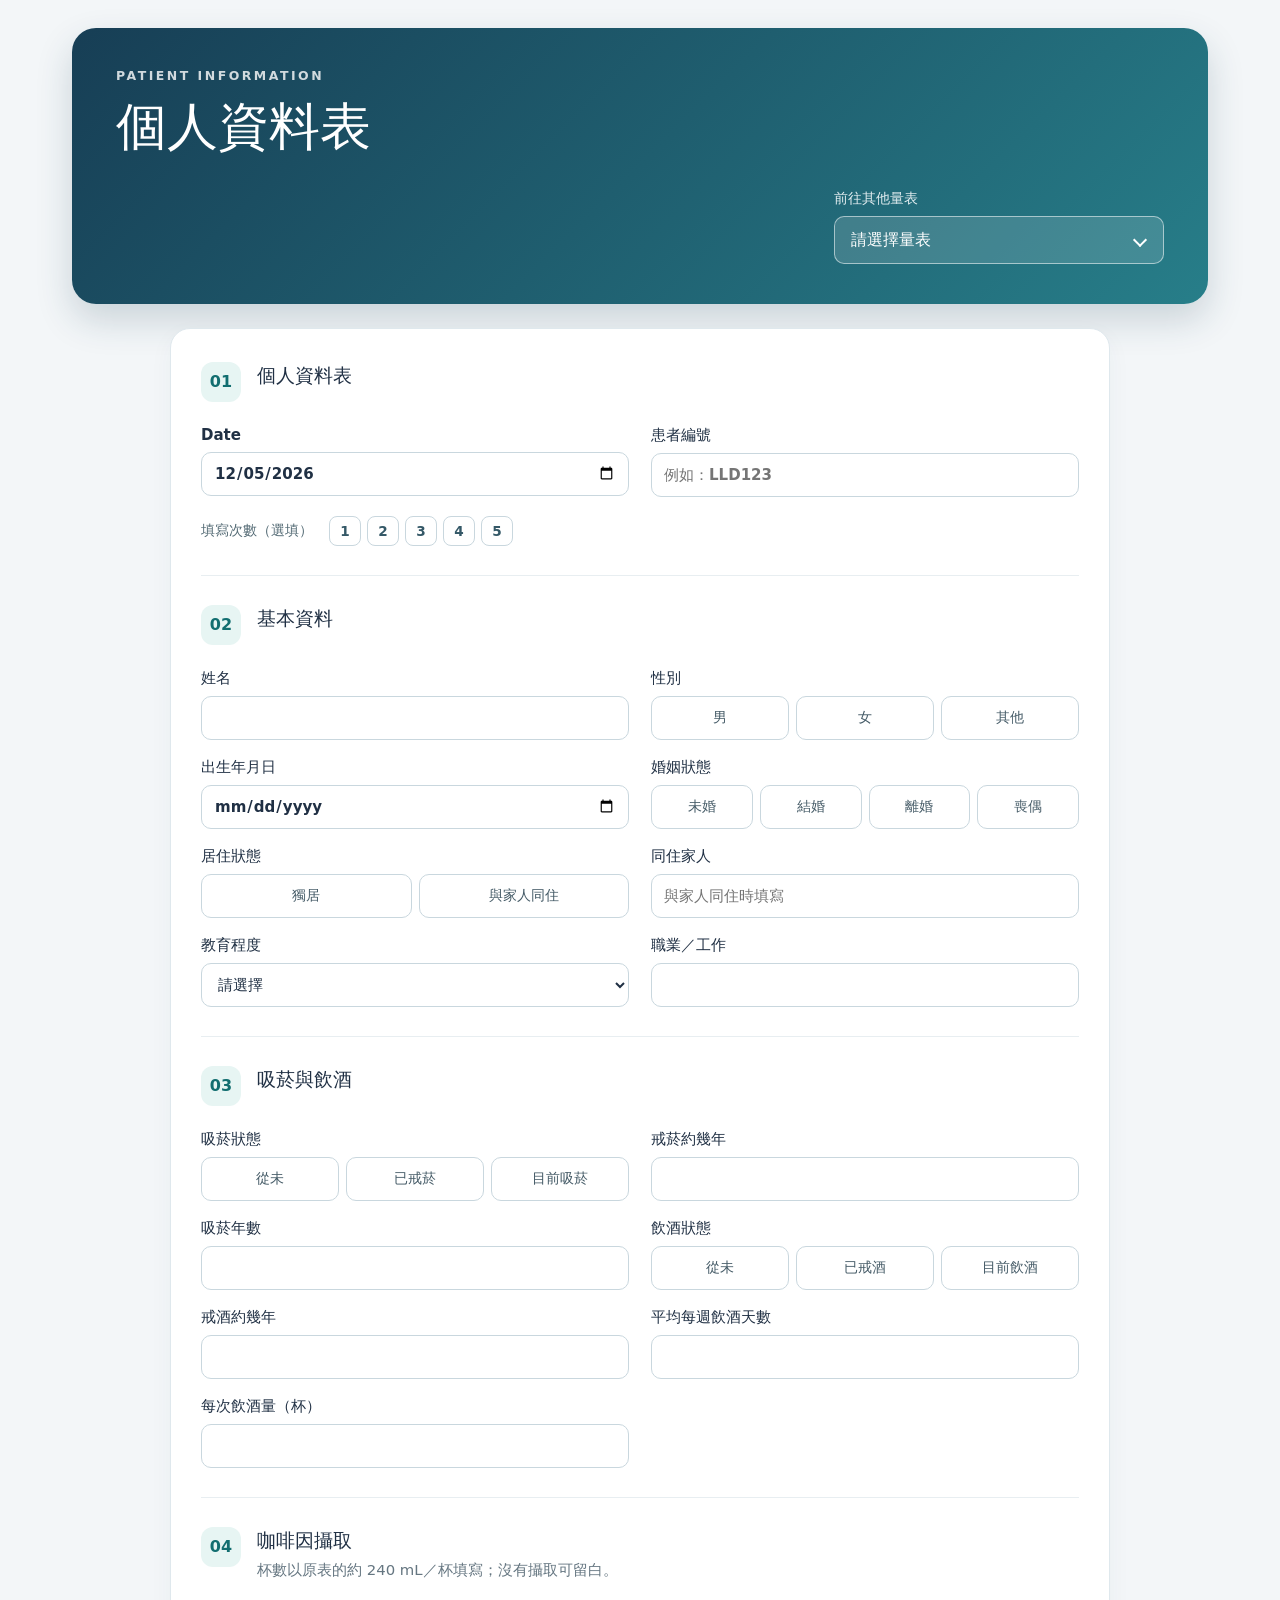
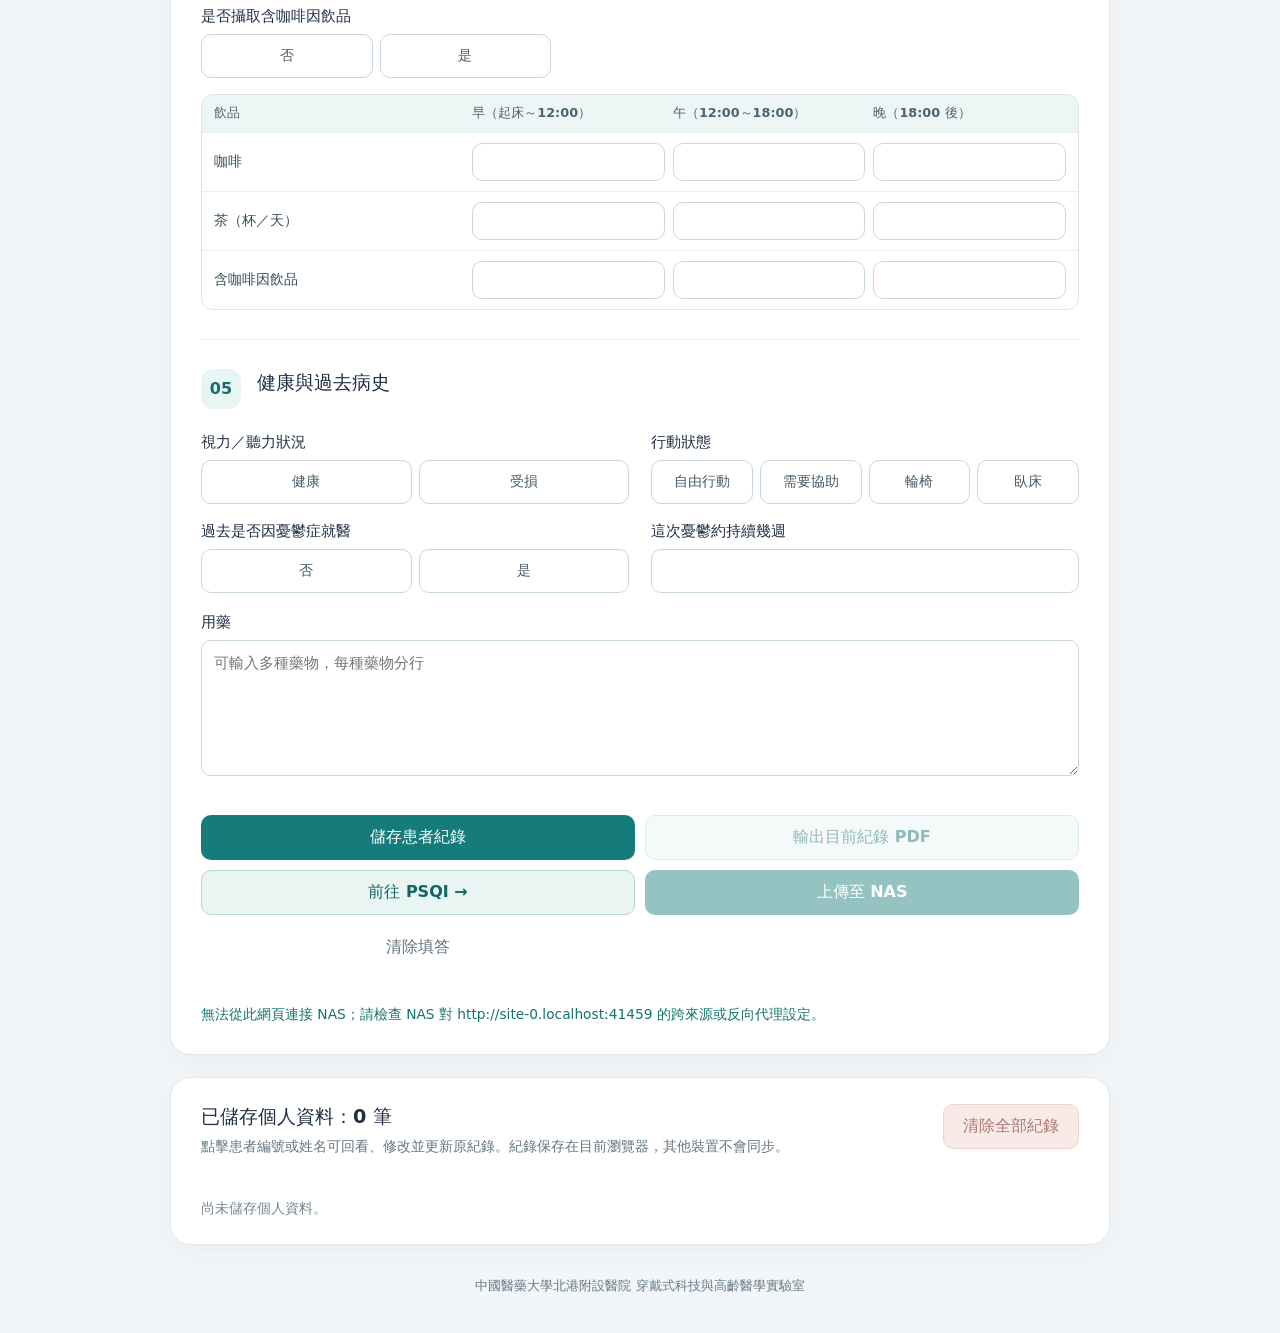
<file: index.html>
<!doctype html>
<html lang="zh-Hant">
<head>
  <meta charset="utf-8">
  <meta name="viewport" content="width=device-width, initial-scale=1">
  <meta name="description" content="填寫個人資料與生活習慣，儲存患者紀錄並下載已填寫的 PDF 表單。">
  <title>個人資料表</title>
  <link rel="stylesheet" href="style.css">
  <link rel="stylesheet" href="intake.css">
  <script src="xlsx.js" defer></script>
  <script src="vendor/pdf-lib.min.js" defer></script>
  <script src="intake-form-template.js" defer></script>
  <script src="intake-form.js" defer></script>
  <script src="intake.js" defer></script>
  <script src="nas-upload.js" defer></script>
</head>
<body>
  <div class="page">
    <header class="hero intake-hero">
      <div class="eyebrow">PATIENT INFORMATION</div>
      <h1>個人資料表</h1>
      <p></p>
      <label class="scale-nav" for="scale-nav-select">前往其他量表
        <select id="scale-nav-select" aria-label="選擇要前往的量表">
          <option value="">請選擇量表</option>
          <option value="Psqi.html">PSQI 睡眠品質量表</option>
          <option value="Hamd.html">HAMD 憂鬱量表</option>
          <option value="ReTimer.html">ReTimer 照護者負擔量表</option>
        </select>
      </label>
    </header>

    <main class="intake-main">
      <form id="intake-form" class="card intake-form" autocomplete="off">
        <section class="section">
          <div class="section-title"><span class="section-number">01</span><div><h2>個人資料表</h2><p></p></div></div>
          <div class="intake-grid">
            <label class="field">Date <input name="date" type="date" required></label>
            <label class="field">患者編號 <input name="patientId" type="text" maxlength="100" autocomplete="off" placeholder="例如：LLD123"></label>
          </div>
          <div class="intake-visit"><span>填寫次數（選填）</span><div class="visit-picker" role="group" aria-label="填寫次數，選填">
            <button class="visit-button" type="button" data-visit="1" aria-pressed="false">1</button>
            <button class="visit-button" type="button" data-visit="2" aria-pressed="false">2</button>
            <button class="visit-button" type="button" data-visit="3" aria-pressed="false">3</button>
            <button class="visit-button" type="button" data-visit="4" aria-pressed="false">4</button>
            <button class="visit-button" type="button" data-visit="5" aria-pressed="false">5</button>
          </div><input name="visitNumber" type="hidden" value=""></div>
        </section>

        <section class="section">
          <div class="section-title"><span class="section-number">02</span><div><h2>基本資料</h2></div></div>
          <div class="intake-grid">
            <label class="field">姓名 <input name="name" type="text" maxlength="80"></label>
            <fieldset class="intake-choice-field"><legend>性別</legend><div class="intake-choice-group"><label class="intake-choice"><input type="radio" name="gender" value="男"><span>男</span></label><label class="intake-choice"><input type="radio" name="gender" value="女"><span>女</span></label><label class="intake-choice"><input type="radio" name="gender" value="其他"><span>其他</span></label></div></fieldset>
            <label class="field">出生年月日 <input name="birthDate" type="date"></label>
            <fieldset class="intake-choice-field"><legend>婚姻狀態</legend><div class="intake-choice-group"><label class="intake-choice"><input type="radio" name="marital" value="未婚"><span>未婚</span></label><label class="intake-choice"><input type="radio" name="marital" value="結婚"><span>結婚</span></label><label class="intake-choice"><input type="radio" name="marital" value="離婚"><span>離婚</span></label><label class="intake-choice"><input type="radio" name="marital" value="喪偶"><span>喪偶</span></label></div></fieldset>
            <fieldset class="intake-choice-field"><legend>居住狀態</legend><div class="intake-choice-group"><label class="intake-choice"><input type="radio" name="living" value="獨居"><span>獨居</span></label><label class="intake-choice"><input type="radio" name="living" value="與家人同住"><span>與家人同住</span></label></div></fieldset>
            <label class="field">同住家人 <input name="livingWith" type="text" maxlength="100" placeholder="與家人同住時填寫"></label>
            <label class="field">教育程度 <select name="education"><option value="">請選擇</option><option>未讀</option><option>幼稚園</option><option>國小</option><option>國中</option><option>高中</option><option>大學</option><option>碩士</option><option>博士</option></select></label>
            <label class="field">職業／工作 <input name="occupation" type="text" maxlength="100"></label>
          </div>
        </section>

        <section class="section">
          <div class="section-title"><span class="section-number">03</span><div><h2>吸菸與飲酒</h2></div></div>
          <div class="intake-grid">
            <fieldset class="intake-choice-field"><legend>吸菸狀態</legend><div class="intake-choice-group"><label class="intake-choice"><input type="radio" name="smoking" value="從未吸菸"><span>從未</span></label><label class="intake-choice"><input type="radio" name="smoking" value="已戒菸"><span>已戒菸</span></label><label class="intake-choice"><input type="radio" name="smoking" value="目前吸菸"><span>目前吸菸</span></label></div></fieldset>
            <label class="field">戒菸約幾年 <input name="smokingQuitYears" type="number" min="0" step="0.1" inputmode="decimal"></label>
            <label class="field">吸菸年數 <input name="smokingYears" type="number" min="0" step="0.1" inputmode="decimal"></label>
            <fieldset class="intake-choice-field"><legend>飲酒狀態</legend><div class="intake-choice-group"><label class="intake-choice"><input type="radio" name="drinking" value="從不飲酒"><span>從未</span></label><label class="intake-choice"><input type="radio" name="drinking" value="已戒酒"><span>已戒酒</span></label><label class="intake-choice"><input type="radio" name="drinking" value="目前飲酒"><span>目前飲酒</span></label></div></fieldset>
            <label class="field">戒酒約幾年 <input name="drinkingQuitYears" type="number" min="0" step="0.1" inputmode="decimal"></label>
            <label class="field">平均每週飲酒天數 <input name="drinkingDays" type="number" min="0" max="7" step="1" inputmode="numeric"></label>
            <label class="field">每次飲酒量（杯） <input name="drinkingCups" type="number" min="0" step="0.1" inputmode="decimal"></label>
          </div>
        </section>

        <section class="section">
          <div class="section-title"><span class="section-number">04</span><div><h2>咖啡因攝取</h2><p>杯數以原表的約 240 mL／杯填寫；沒有攝取可留白。</p></div></div>
          <fieldset class="intake-choice-field intake-short"><legend>是否攝取含咖啡因飲品</legend><div class="intake-choice-group"><label class="intake-choice"><input type="radio" name="caffeine" value="否"><span>否</span></label><label class="intake-choice"><input type="radio" name="caffeine" value="是"><span>是</span></label></div></fieldset>
          <div class="caffeine-table" role="group" aria-label="每日咖啡因攝取量">
            <div class="caffeine-head"><span>飲品</span><span>早（起床～12:00）</span><span>午（12:00～18:00）</span><span>晚（18:00 後）</span></div>
            <div class="caffeine-row"><span>咖啡</span><label><input name="coffeeMorning" type="number" min="0" step="0.1" inputmode="decimal" aria-label="早上咖啡杯數"></label><label><input name="coffeeAfternoon" type="number" min="0" step="0.1" inputmode="decimal" aria-label="下午咖啡杯數"></label><label><input name="coffeeEvening" type="number" min="0" step="0.1" inputmode="decimal" aria-label="晚上咖啡杯數"></label></div>
            <div class="caffeine-row"><span>茶（杯／天）</span><label><input name="teaMorning" type="number" min="0" step="0.1" inputmode="decimal" aria-label="早上茶杯數"></label><label><input name="teaAfternoon" type="number" min="0" step="0.1" inputmode="decimal" aria-label="下午茶杯數"></label><label><input name="teaEvening" type="number" min="0" step="0.1" inputmode="decimal" aria-label="晚上茶杯數"></label></div>
            <div class="caffeine-row"><span>含咖啡因飲品</span><label><input name="otherMorning" type="number" min="0" step="0.1" inputmode="decimal" aria-label="早上其他含咖啡因飲品杯數"></label><label><input name="otherAfternoon" type="number" min="0" step="0.1" inputmode="decimal" aria-label="下午其他含咖啡因飲品杯數"></label><label><input name="otherEvening" type="number" min="0" step="0.1" inputmode="decimal" aria-label="晚上其他含咖啡因飲品杯數"></label></div>
          </div>
        </section>

        <section class="section">
          <div class="section-title"><span class="section-number">05</span><div><h2>健康與過去病史</h2></div></div>
          <div class="intake-grid">
            <fieldset class="intake-choice-field"><legend>視力／聽力狀況</legend><div class="intake-choice-group"><label class="intake-choice"><input type="radio" name="sensory" value="健康"><span>健康</span></label><label class="intake-choice"><input type="radio" name="sensory" value="受損"><span>受損</span></label></div></fieldset>
            <fieldset class="intake-choice-field"><legend>行動狀態</legend><div class="intake-choice-group mobility-choice-group"><label class="intake-choice"><input type="radio" name="mobility" value="自由行動"><span>自由行動</span></label><label class="intake-choice"><input type="radio" name="mobility" value="需要協助"><span>需要協助</span></label><label class="intake-choice"><input type="radio" name="mobility" value="輪椅"><span>輪椅</span></label><label class="intake-choice"><input type="radio" name="mobility" value="臥床"><span>臥床</span></label></div></fieldset>
            <fieldset class="intake-choice-field"><legend>過去是否因憂鬱症就醫</legend><div class="intake-choice-group"><label class="intake-choice"><input type="radio" name="depressionCare" value="否"><span>否</span></label><label class="intake-choice"><input type="radio" name="depressionCare" value="是"><span>是</span></label></div></fieldset>
            <label class="field">這次憂鬱約持續幾週 <input name="depressionWeeks" type="number" min="0" step="0.1" inputmode="decimal"></label>
          </div>
          <label class="field intake-medications">用藥 <textarea name="medications" rows="5" maxlength="3000" placeholder="可輸入多種藥物，每種藥物分行"></textarea></label>
        </section>

        <div class="actions intake-actions">
          <button class="button primary" type="button" id="intake-save-btn">儲存患者紀錄</button>
          <button class="button secondary" type="button" id="intake-pdf-btn" disabled>輸出目前紀錄 PDF</button>
          <button class="button secondary" type="button" id="intake-next-btn">前往 PSQI →</button>
          <button class="button primary" type="button" id="nas-upload-btn" hidden>上傳至 NAS</button>
          <button class="button subtle" type="button" id="intake-reset-btn">清除填答</button>
        </div>
        <p id="intake-feedback" class="save-feedback" role="status" aria-live="polite"></p>
        <p id="nas-upload-status" class="record-status" role="status" aria-live="polite" hidden></p>
      </form>

      <section class="card records-card intake-records" aria-labelledby="intake-records-title">
        <div class="records-head"><div><h2 id="intake-records-title">已儲存個人資料：<span id="intake-record-count">0</span> 筆</h2><p>點擊患者編號或姓名可回看、修改並更新原紀錄。紀錄保存在目前瀏覽器，其他裝置不會同步。</p></div><button class="button danger" type="button" id="intake-clear-btn" disabled>清除全部紀錄</button></div>
        <p id="intake-record-status" class="record-status" role="status" aria-live="polite"></p>
        <div id="intake-record-list" class="record-list"></div>
      </section>
    </main>
    <footer>中國醫藥大學北港附設醫院 穿戴式科技與高齡醫學實驗室</footer>
  </div>
  <dialog id="nas-login-dialog" class="nas-login-dialog" aria-labelledby="nas-login-title">
    <form method="dialog" id="nas-login-form">
      <h2 id="nas-login-title">NAS 上傳密碼</h2>
      <p>每次開啟網頁首次上傳時輸入。密碼透過 HTTPS 傳送至 NAS，關閉網頁後不保留。</p>
      <label for="nas-password">上傳密碼</label>
      <input id="nas-password" type="password" autocomplete="current-password" required>
      <p id="nas-login-error" class="record-status" role="alert"></p>
      <div class="nas-login-actions">
        <button class="button secondary" type="button" id="nas-login-cancel">取消</button>
        <button class="button primary" type="submit" id="nas-login-submit">登入並上傳</button>
      </div>
    </form>
  </dialog>
</body>
</html>
</file>
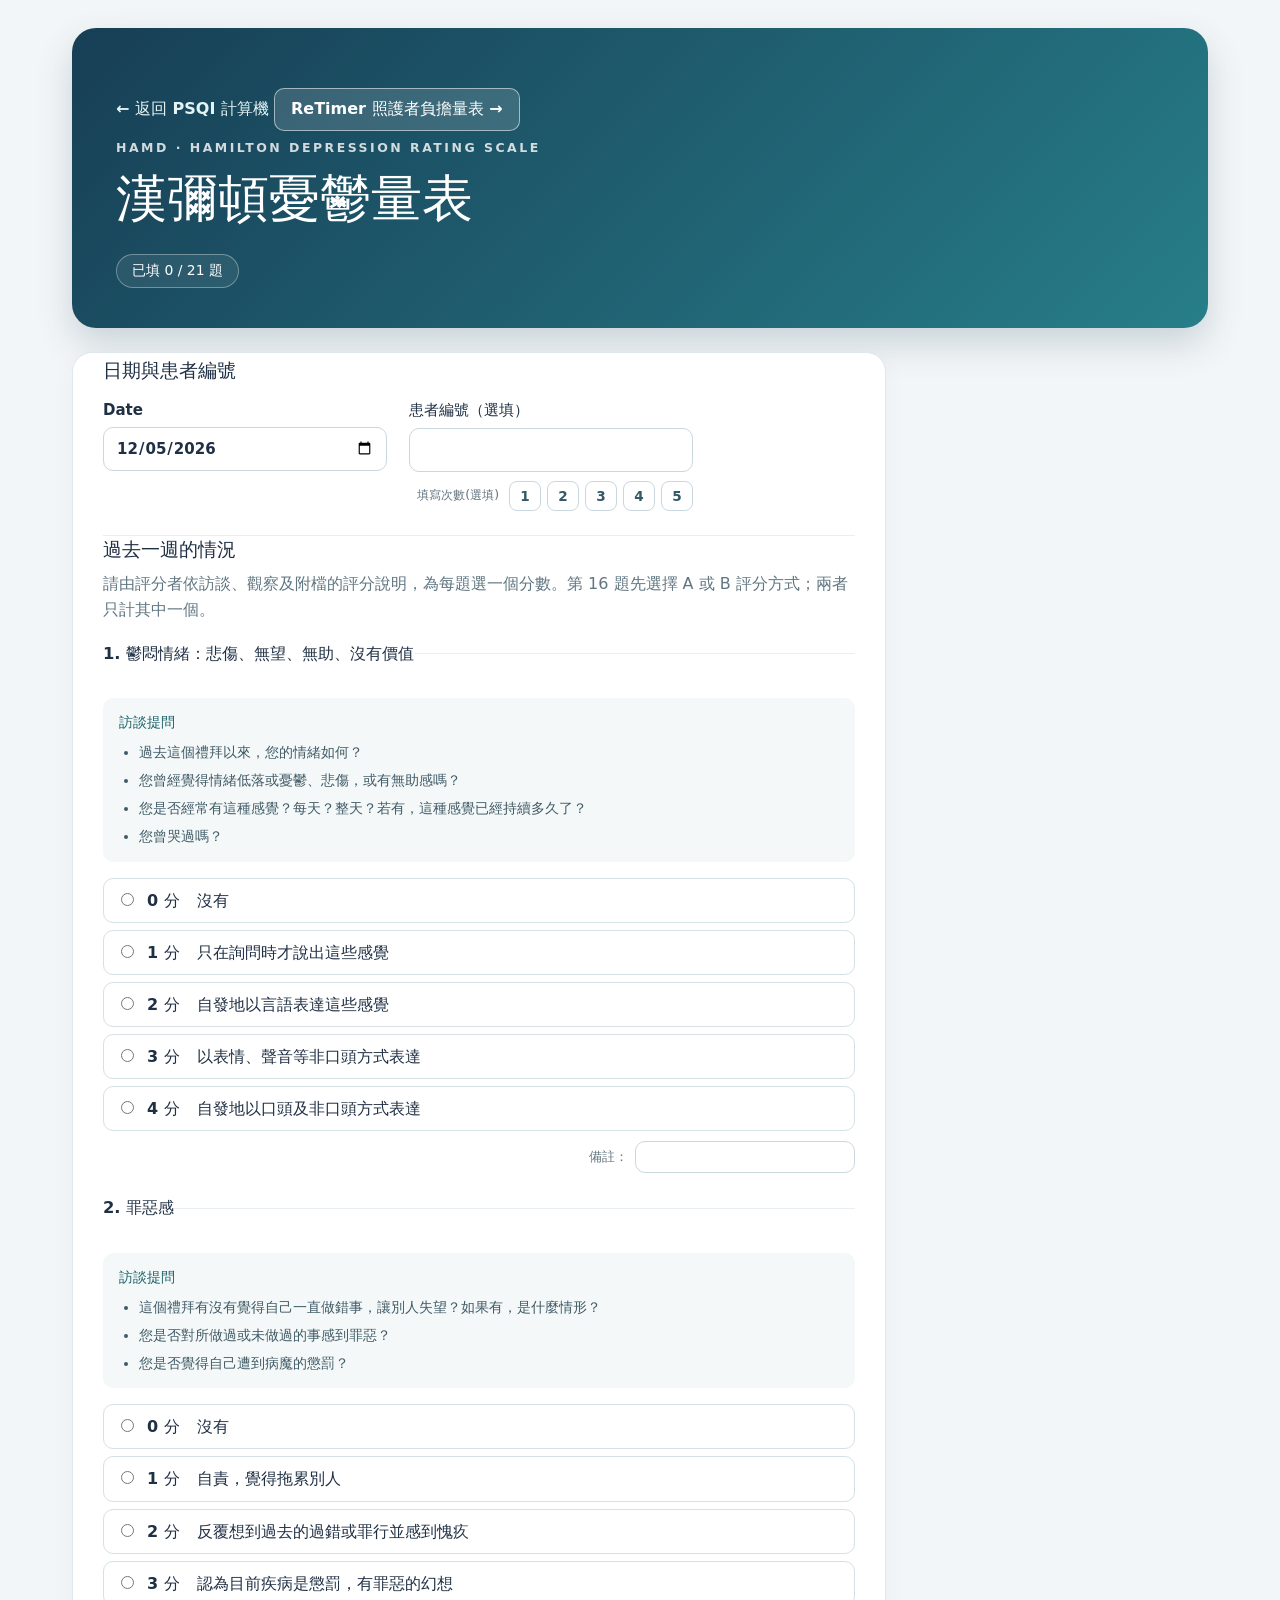
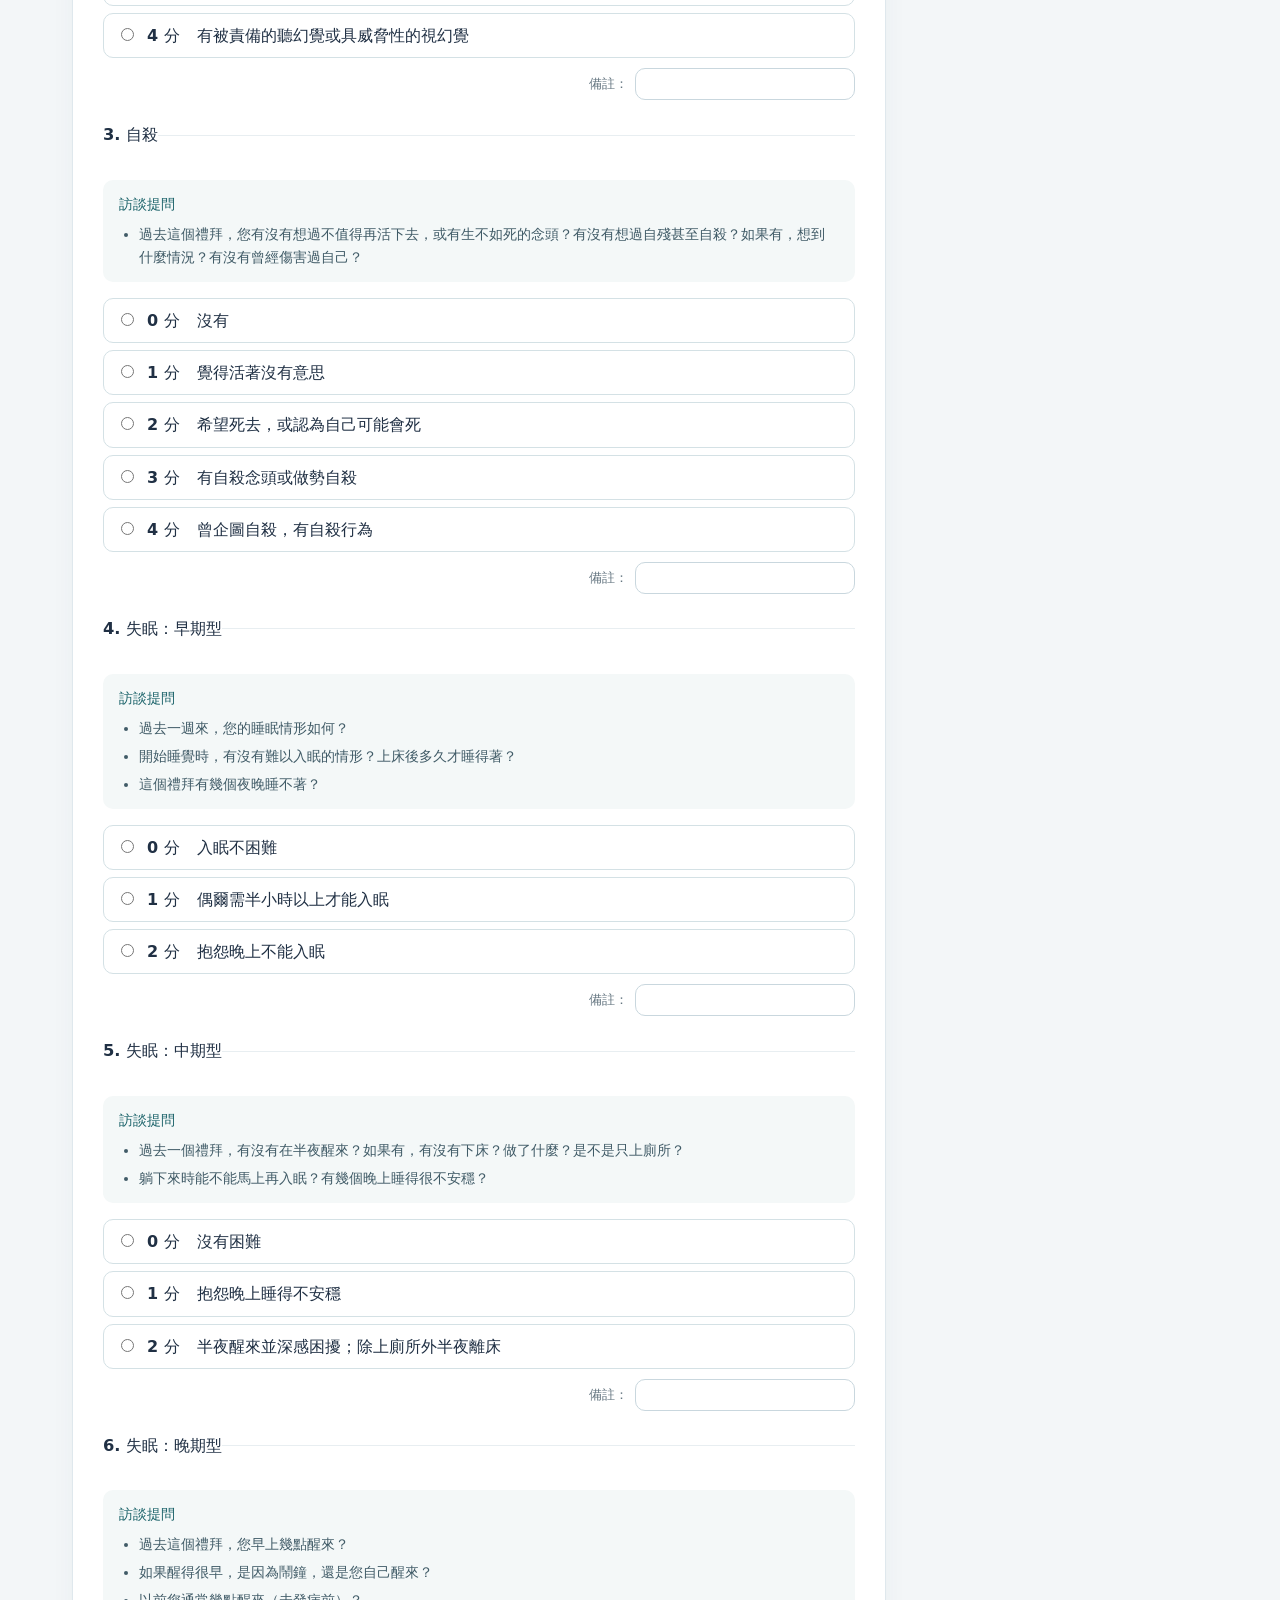
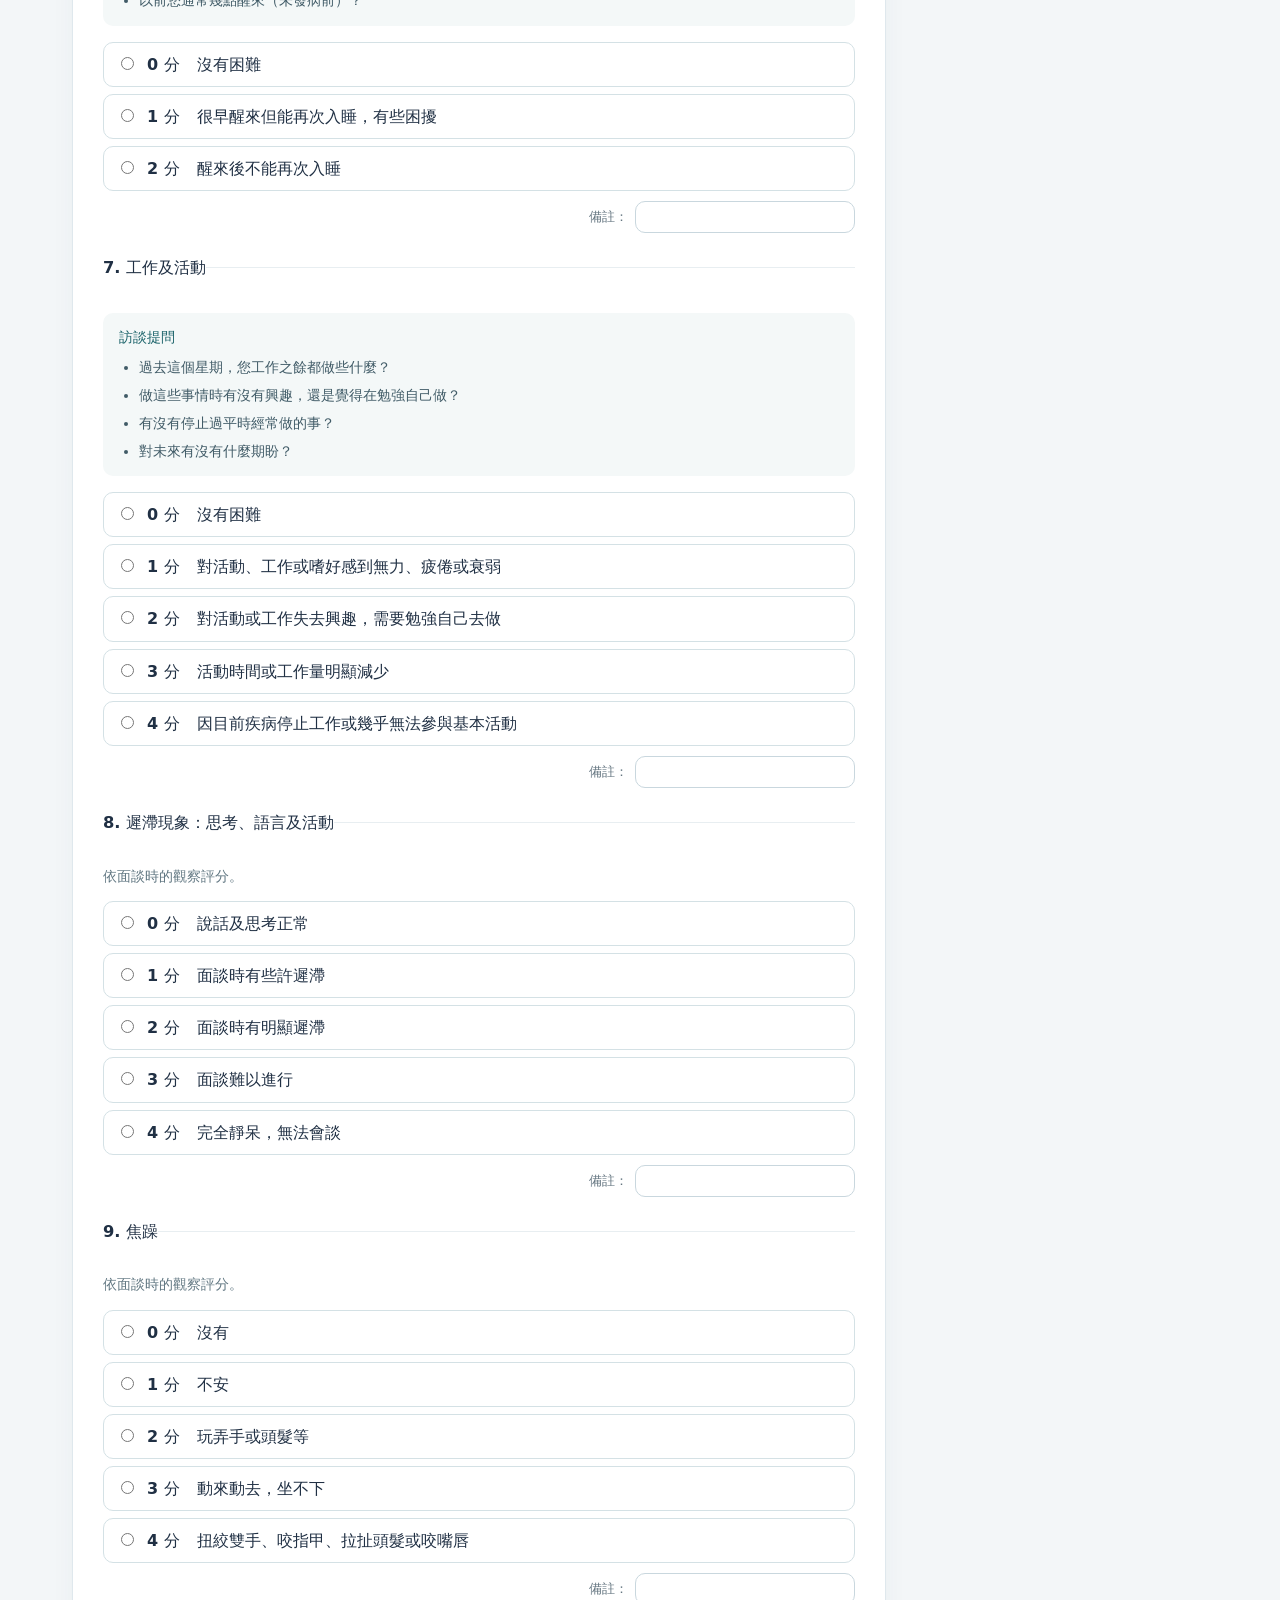
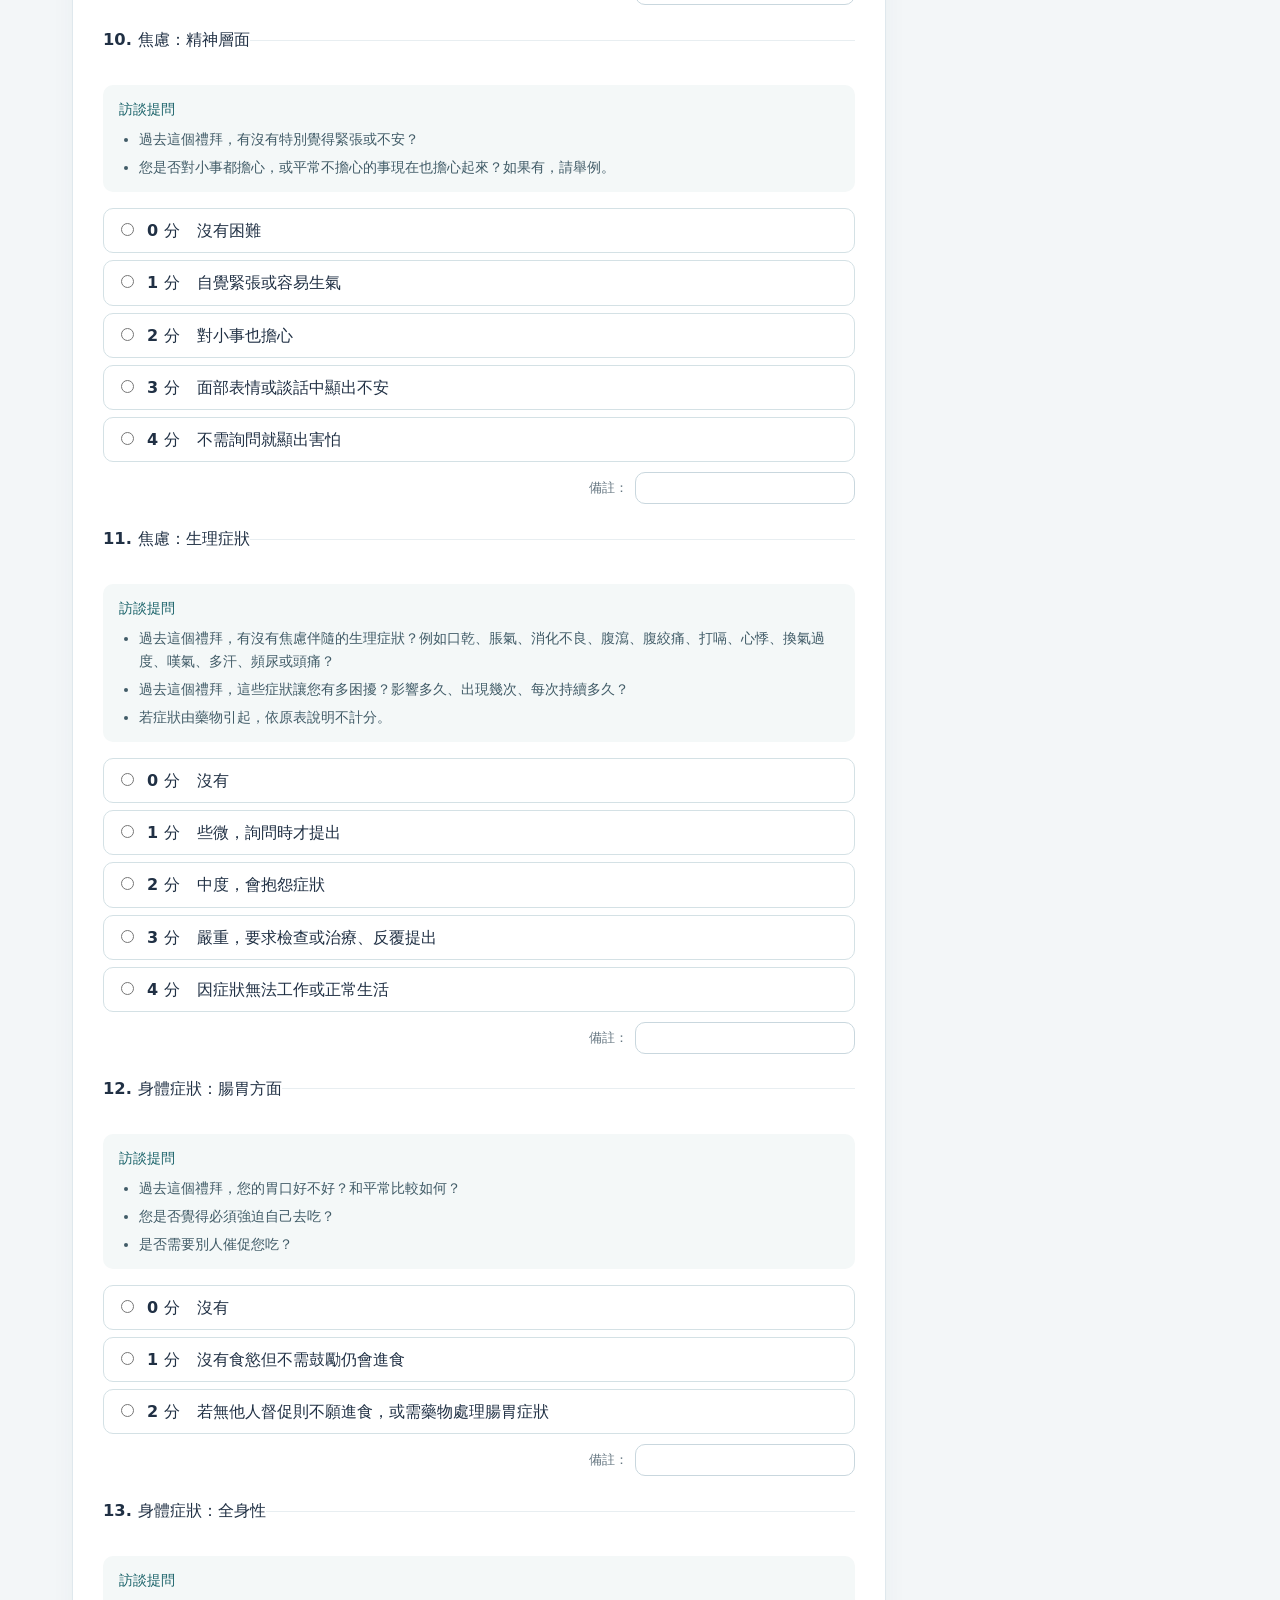
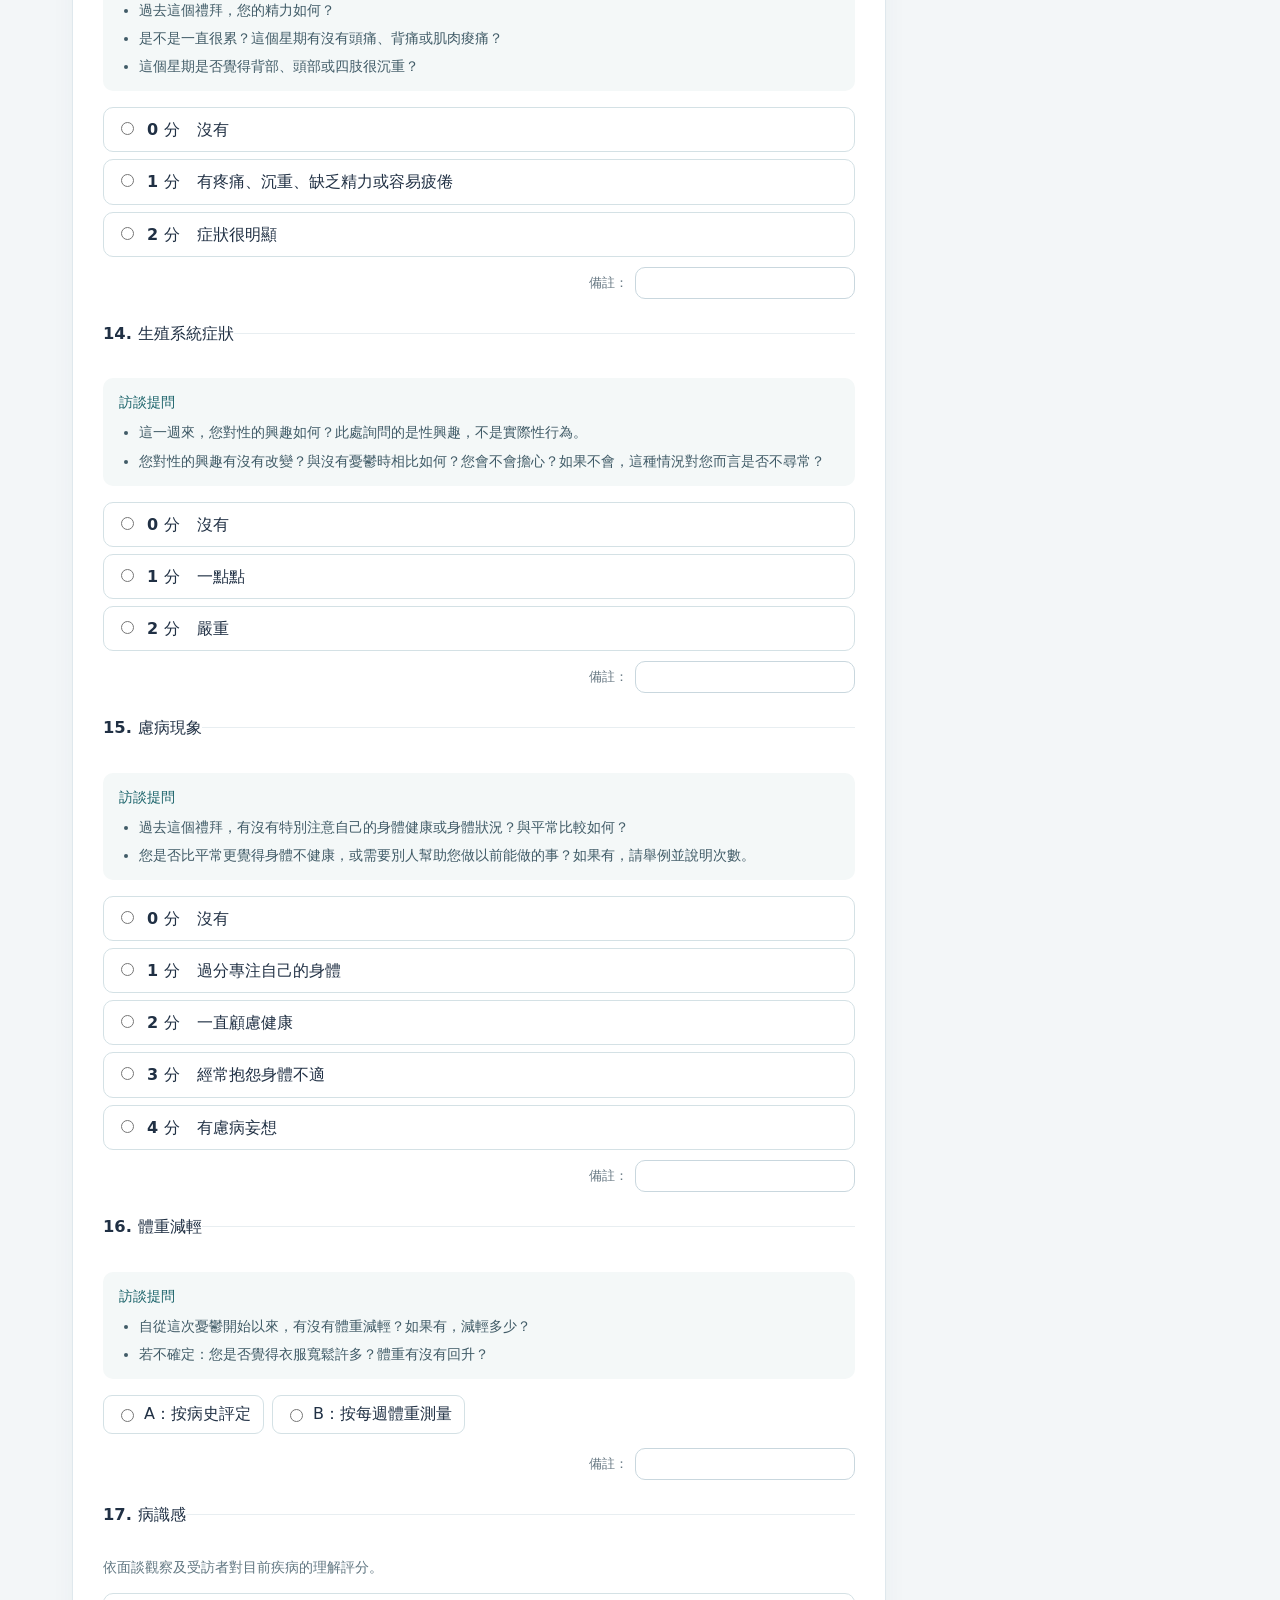
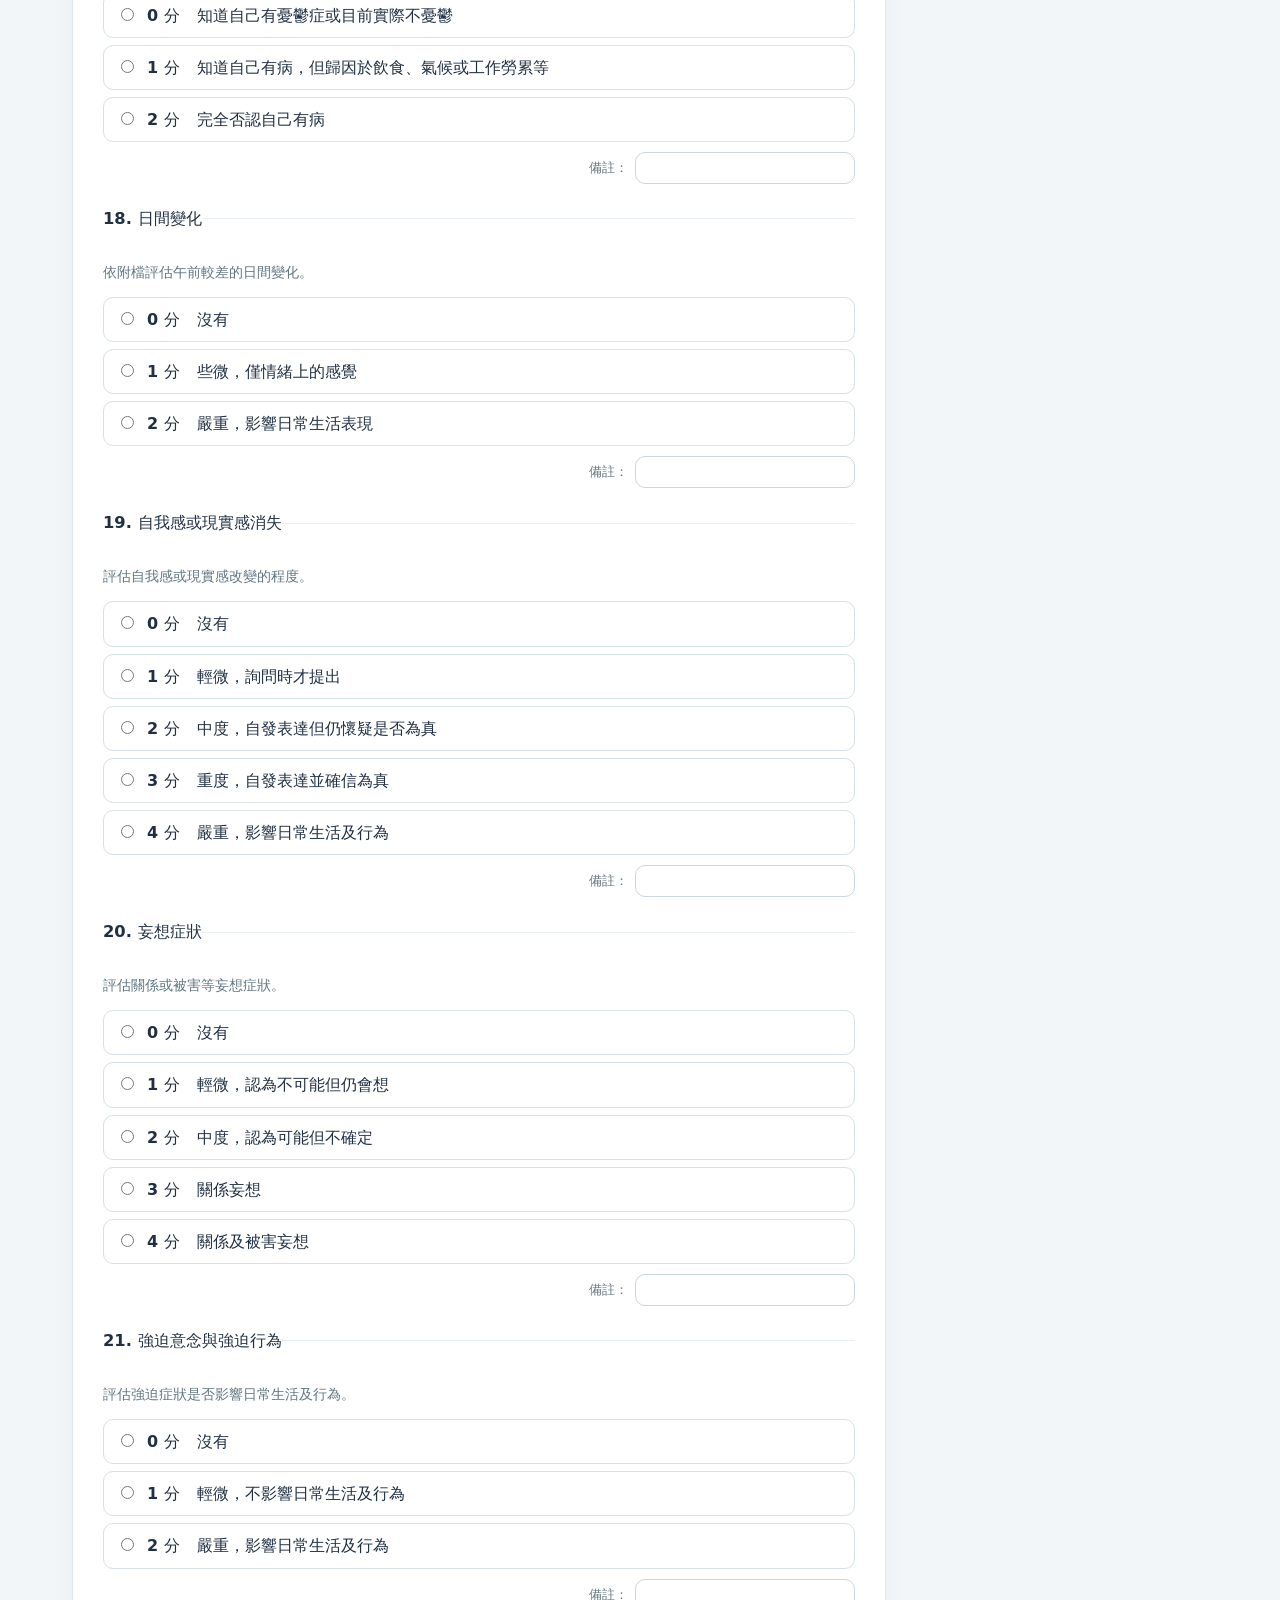
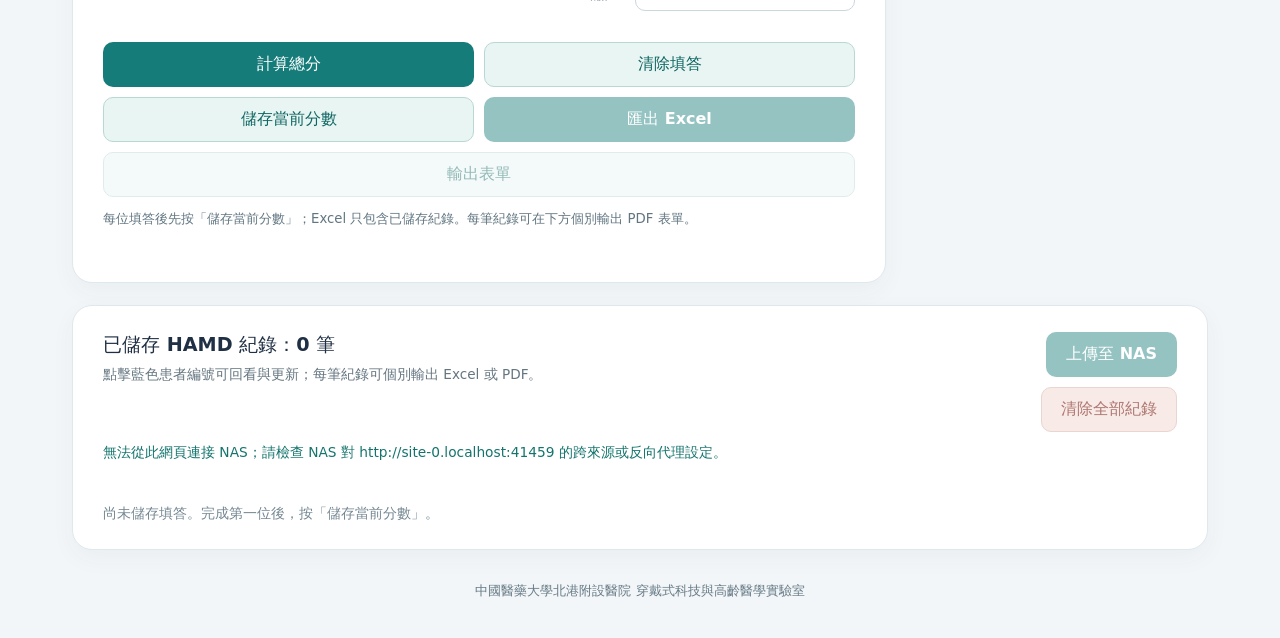
<file: Hamd.html>
<!doctype html>
<html lang="zh-Hant">
<head>
  <meta charset="utf-8">
  <meta name="viewport" content="width=device-width, initial-scale=1">
  <meta name="description" content="漢彌頓憂鬱量表的 21 項訪談評分、紀錄與 Excel 匯出。">
  <title>HAMD 漢彌頓憂鬱量表</title>
  <link rel="stylesheet" href="style.css">
  <link rel="stylesheet" href="hamd.css">
  <script src="xlsx.js" defer></script>
  <script src="vendor/pdf-lib.min.js" defer></script>
  <script src="intake-form-template.js" defer></script>
  <script src="intake-form.js" defer></script>
  <script src="psqi-form-template.js" defer></script>
  <script src="psqi-form.js" defer></script>
  <script src="hamd-form-template.js" defer></script>
  <script src="hamd-form.js" defer></script>
  <script src="hamd.js" defer></script>
  <script src="nas-upload.js" defer></script>
</head>
<body>
  <div class="page">
    <header class="hero">
      <a class="back-link" href="Psqi.html">← 返回 PSQI 計算機</a>
      <a class="hero-link" href="ReTimer.html">ReTimer 照護者負擔量表 →</a>
      <div class="eyebrow">HAMD · HAMILTON DEPRESSION RATING SCALE</div>
      <h1>漢彌頓憂鬱量表</h1>
      <div class="hero-stats"></span><span id="progress">已填 0 / 21 題</span></div>
    </header>

    <main class="hamd-layout">
      <form id="hamd-form" class="card hamd-card">
        <section class="hamd-identity">
          <h2>日期與患者編號</h2>
          <div class="identity-grid">
            <label class="field">Date <input name="date" type="date" required></label>
            <div class="field patient-field">
              <label for="hamd-patient-id">患者編號（選填）</label>
              <input id="hamd-patient-id" name="patientId" type="text" maxlength="100" aria-label="患者編號">
              <div class="visit-picker" role="group" aria-label="填答次別，選填">
                <span>填寫次數(選填)</span>
                <button class="visit-button" id="hamd-visit-1" type="button" aria-label="第 1 次，前測" aria-pressed="false">1</button>
                <button class="visit-button" id="hamd-visit-2" type="button" aria-label="第 2 次，實驗中" aria-pressed="false">2</button>
                <button class="visit-button" id="hamd-visit-3" type="button" aria-label="第 3 次，後測" aria-pressed="false">3</button>
                <button class="visit-button" id="hamd-visit-4" type="button" aria-label="第 4 次" aria-pressed="false">4</button>
                <button class="visit-button" id="hamd-visit-5" type="button" aria-label="第 5 次" aria-pressed="false">5</button>
              </div>
              <input name="visitNumber" type="hidden" value="">
            </div>
          </div>
        </section>
        <div class="hamd-intro">
          <h2>過去一週的情況</h2>
          <p>請由評分者依訪談、觀察及附檔的評分說明，為每題選一個分數。第 16 題先選擇 A 或 B 評分方式；兩者只計其中一個。</p>
        </div>
        <div id="hamd-questions"></div>
        <div class="hamd-actions">
          <button class="button primary" type="submit">計算總分</button>
          <button class="button secondary" type="reset" id="hamd-reset-btn">清除填答</button>
          <button class="button secondary" type="button" id="hamd-save-btn">儲存當前分數</button>
          <button class="button primary" type="button" id="hamd-export-btn" disabled>匯出 Excel</button>
          <button class="button secondary saved-pdf-action" type="button" id="hamd-pdf-btn" disabled>輸出表單</button>
        </div>
        <p class="save-hint">每位填答後先按「儲存當前分數」；Excel 只包含已儲存紀錄。每筆紀錄可在下方個別輸出 PDF 表單。</p>
        <p class="save-feedback" id="hamd-save-feedback" role="status" aria-live="polite"></p>
      </form>

      <aside class="card hamd-result" id="hamd-result" aria-live="polite" hidden>
        <div class="result-heading"><span class="badge">計算結果</span><span>HAMD</span></div>
        <div class="total"><strong id="hamd-total">—</strong><span>分</span></div>
      </aside>
    </main>

    <section class="card records-card hamd-records" aria-labelledby="hamd-records-title">
      <div class="records-head">
        <div><h2 id="hamd-records-title">已儲存 HAMD 紀錄：<span id="hamd-record-count">0</span> 筆</h2><p>點擊藍色患者編號可回看與更新；每筆紀錄可個別輸出 Excel 或 PDF。</p></div>
        <div class="hamd-record-tools">
          <button class="button primary" type="button" id="nas-upload-btn" hidden>上傳至 NAS</button>
          <button class="button danger" type="button" id="hamd-clear-records-btn" disabled>清除全部紀錄</button>
        </div>
      </div>
      <p id="nas-upload-status" class="record-status" role="status" aria-live="polite" hidden></p>
      <p id="hamd-record-status" class="record-status" role="status" aria-live="polite"></p>
      <div id="hamd-record-list" class="record-list"></div>
    </section>

    <footer>中國醫藥大學北港附設醫院 穿戴式科技與高齡醫學實驗室</footer>
  </div>
  <dialog id="nas-login-dialog" class="nas-login-dialog" aria-labelledby="nas-login-title">
    <form method="dialog" id="nas-login-form">
      <h2 id="nas-login-title">NAS 上傳密碼</h2>
      <p>每次開啟網頁首次上傳時輸入。密碼透過 HTTPS 傳送至 NAS，關閉網頁後不保留。</p>
      <label for="nas-password">上傳密碼</label>
      <input id="nas-password" type="password" autocomplete="current-password" required>
      <p id="nas-login-error" class="record-status" role="alert"></p>
      <div class="nas-login-actions">
        <button class="button secondary" type="button" id="nas-login-cancel">取消</button>
        <button class="button primary" type="submit" id="nas-login-submit">登入並上傳</button>
      </div>
    </form>
  </dialog>
</body>
</html>
</file>
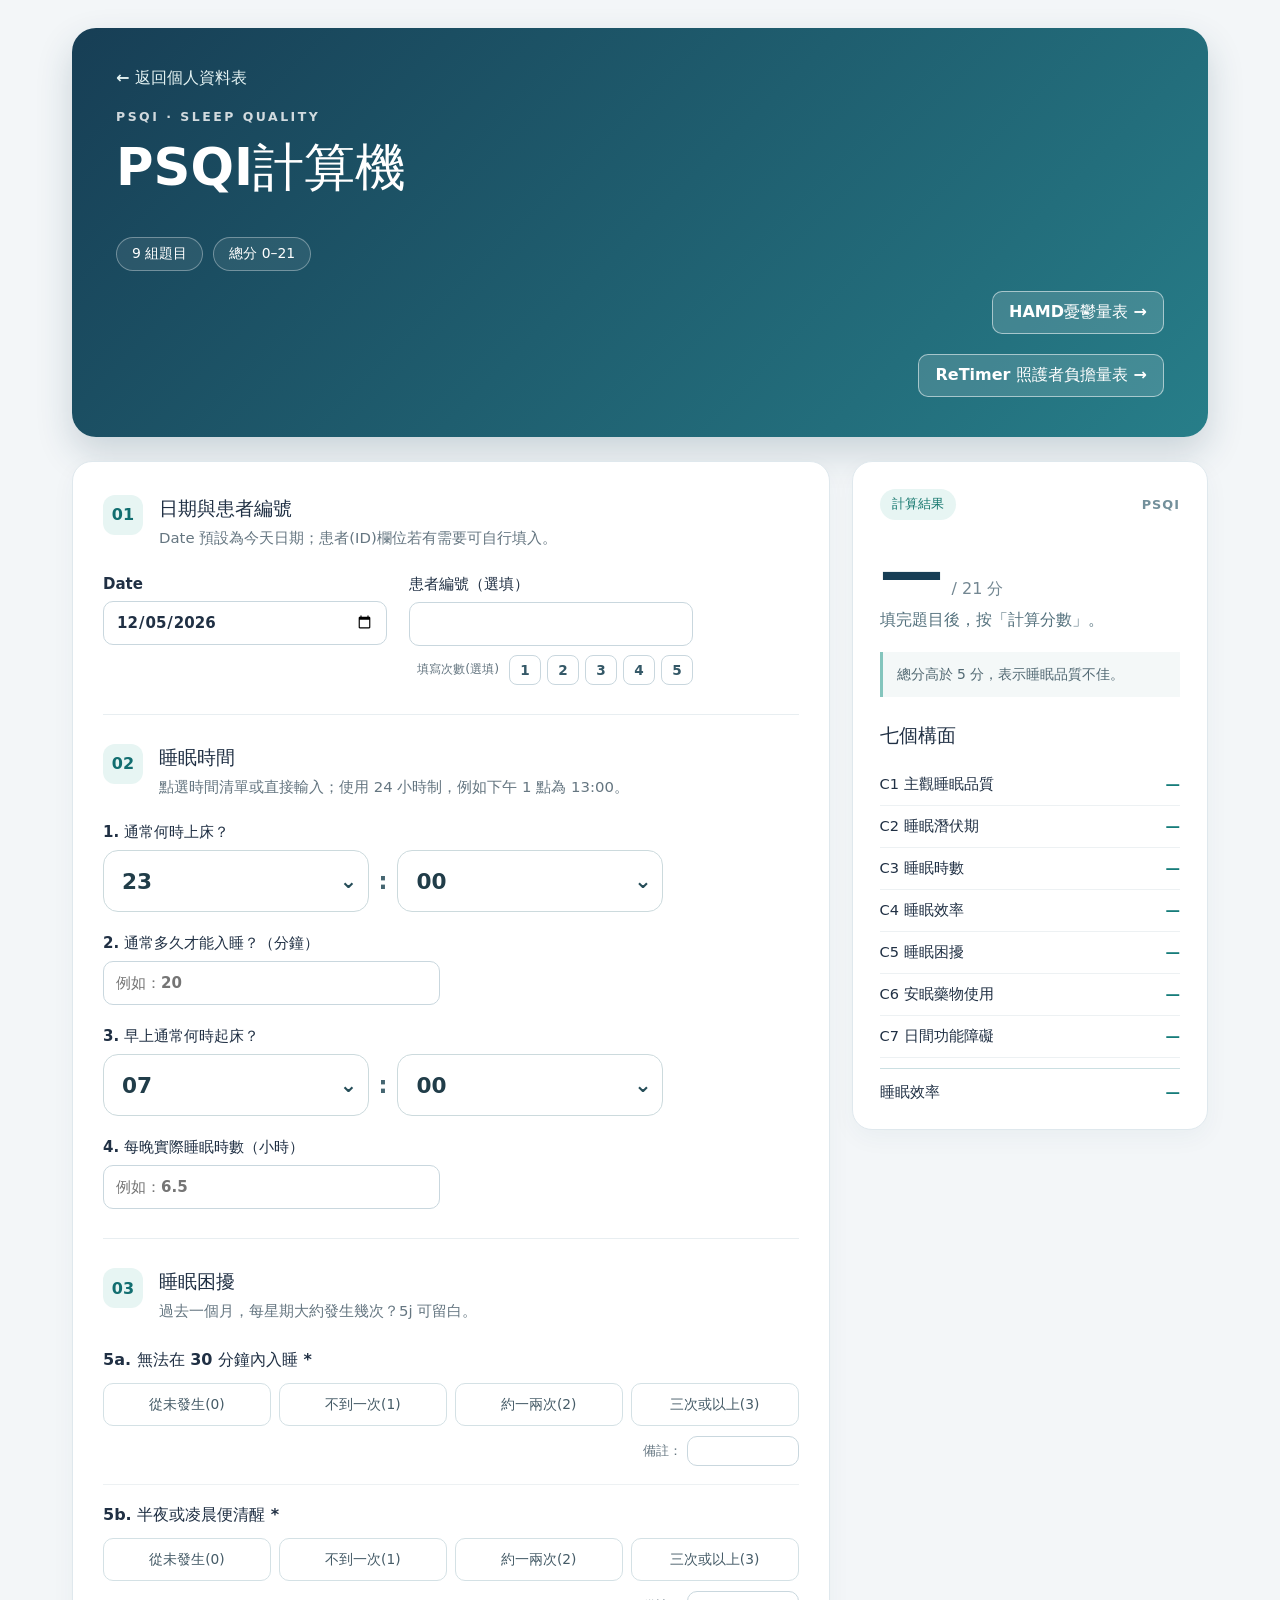
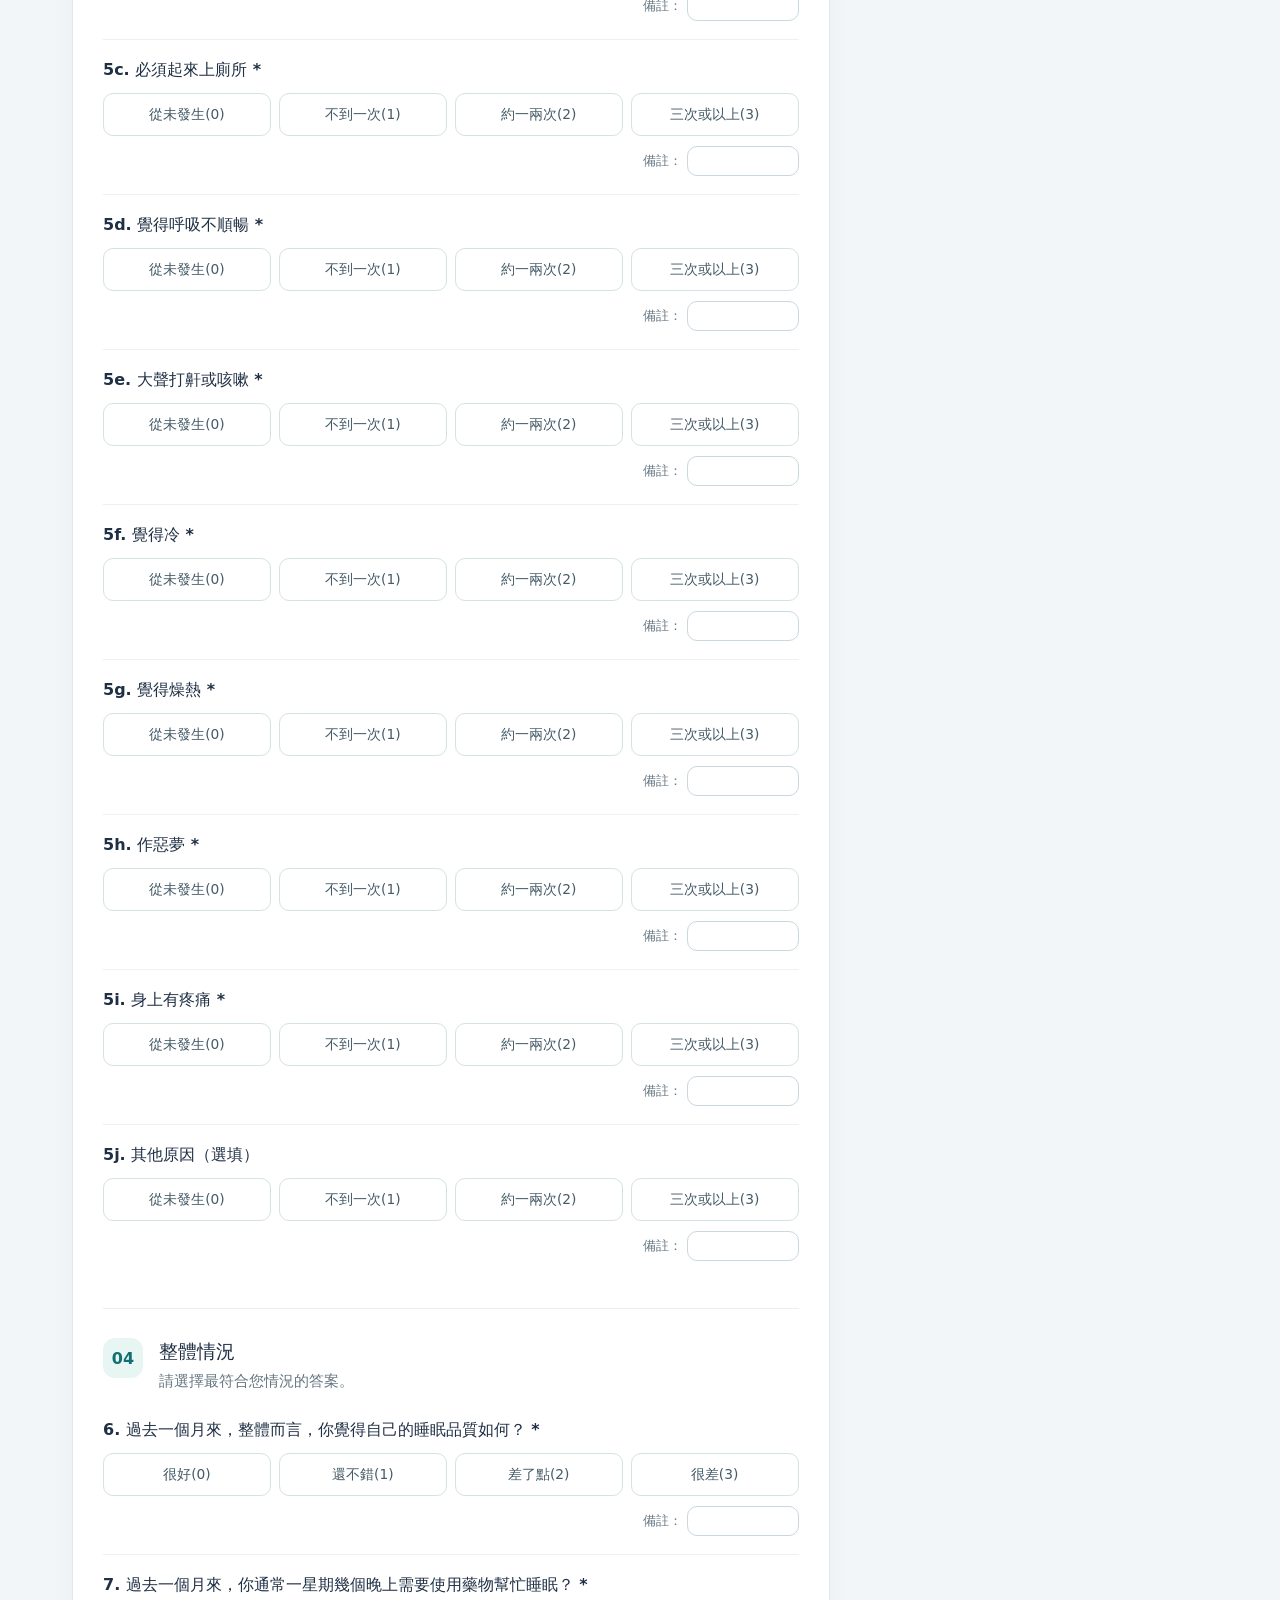
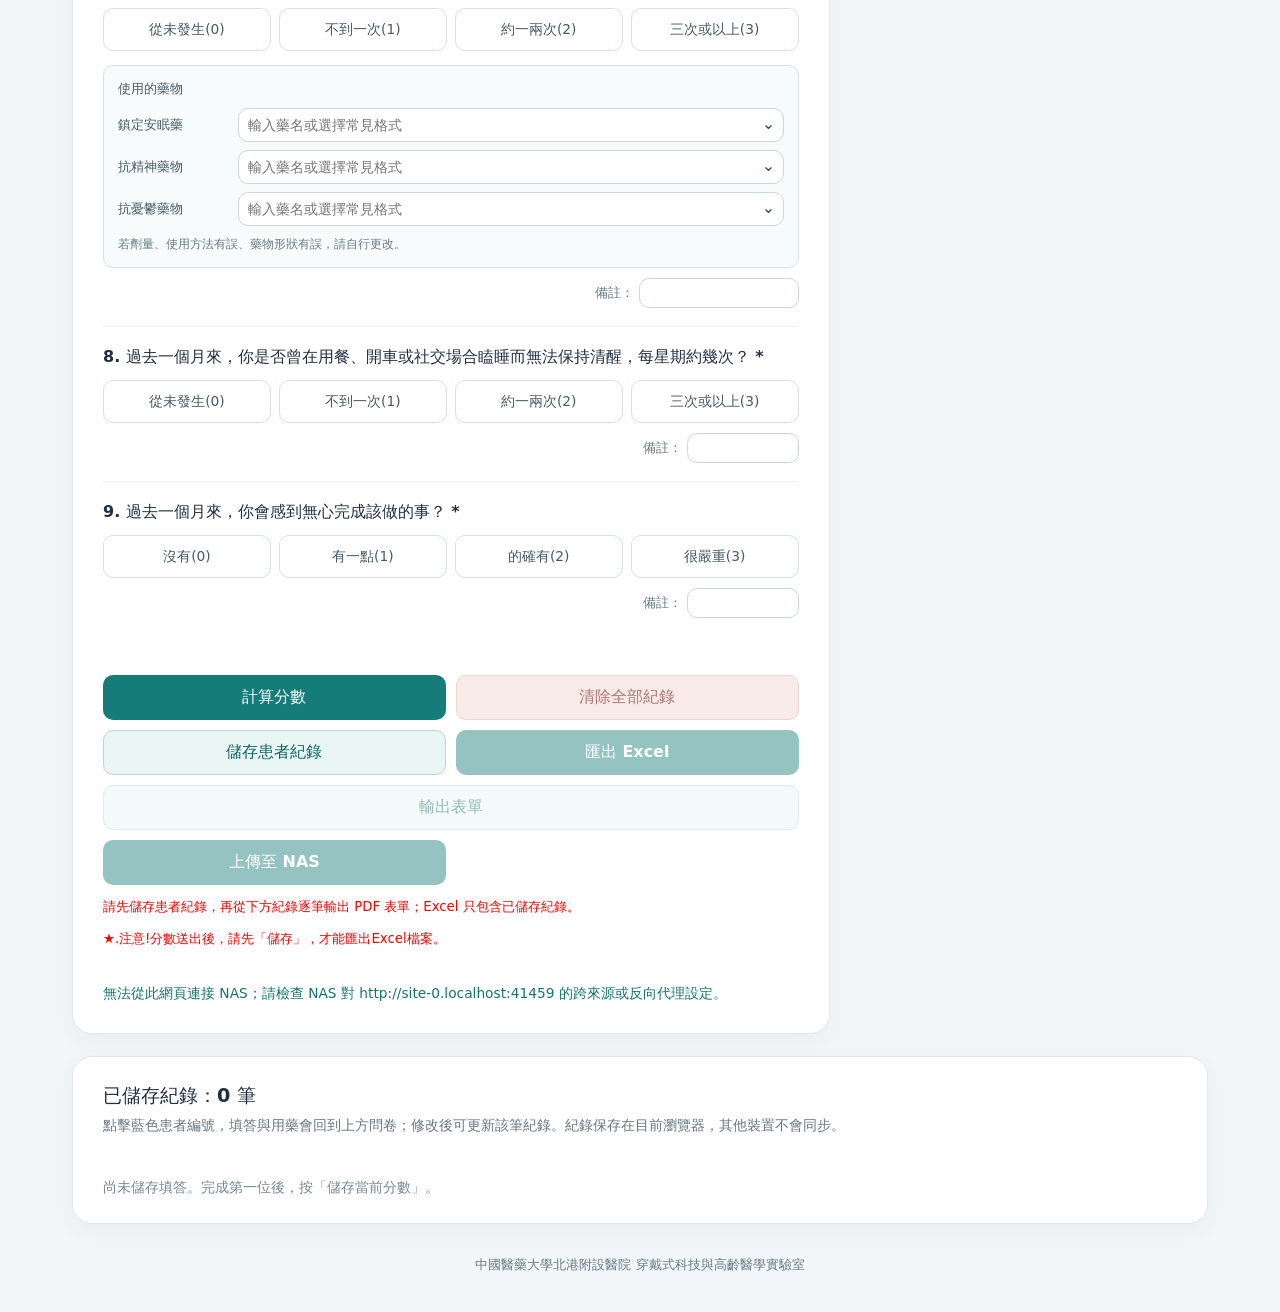
<file: Psqi.html>
<!doctype html>
<html lang="zh-Hant">
<head>
  <meta charset="utf-8">
  <meta name="viewport" content="width=device-width, initial-scale=1">
  <meta name="description" content="填寫睡眠問卷、計算七個構面及總分，並下載 Excel。">
  <title>PSQI計算機</title>
  <link rel="stylesheet" href="style.css">
  <script src="xlsx.js" defer></script>
  <script src="vendor/pdf-lib.min.js" defer></script>
  <script src="psqi-form-template.js" defer></script>
  <script src="psqi-form.js" defer></script>
  <script src="app.js" defer></script>
  <script src="nas-upload.js" defer></script>
</head>
<body>
  <div class="page">
    <header class="hero psqi-hero">
      <a class="back-link" href="index.html">← 返回個人資料表</a>
      <div class="eyebrow">PSQI · SLEEP QUALITY</div>
      <h1>PSQI計算機</h1>
      <div class="hero-stats"><span>9 組題目</span><span>總分 0–21</span></div>
      <a class="hero-link" href="Hamd.html">HAMD憂鬱量表 →</a>
      <a class="hero-link" href="ReTimer.html">ReTimer 照護者負擔量表 →</a>
    </header>

    <main>
    <div class="layout">
      <form id="psqi-form" class="card" autocomplete="off">
        <section class="section">
          <div class="section-title"><span class="section-number">01</span><div><h2>日期與患者編號</h2><p>Date 預設為今天日期；患者(ID)欄位若有需要可自行填入。</p></div></div>
          <div class="identity-grid">
            <label class="field">Date <input name="date" type="date" required></label>
            <div class="field patient-field">
              <label for="patient-id">患者編號（選填）</label>
              <input id="patient-id" name="patientId" type="text" maxlength="100" aria-label="患者編號">
              <div class="visit-picker" role="group" aria-label="填答次別，選填">
                <span>填寫次數(選填)</span>
                <button class="visit-button" id="visit-1" type="button" aria-label="第 1 次，前測" aria-pressed="false">1</button>
                <button class="visit-button" id="visit-2" type="button" aria-label="第 2 次，實驗中" aria-pressed="false">2</button>
                <button class="visit-button" id="visit-3" type="button" aria-label="第 3 次，後測" aria-pressed="false">3</button>
                <button class="visit-button" id="visit-4" type="button" aria-label="第 4 次" aria-pressed="false">4</button>
                <button class="visit-button" id="visit-5" type="button" aria-label="第 5 次" aria-pressed="false">5</button>
              </div>
              <input name="visitNumber" type="hidden" value="">
            </div>
          </div>
        </section>

        <section class="section">
          <div class="section-title"><span class="section-number">02</span><div><h2>睡眠時間</h2><p>點選時間清單或直接輸入；使用 24 小時制，例如下午 1 點為 13:00。</p></div></div>
          <div class="field-grid">
            <div class="field time-field"><span>1. 通常何時上床？</span><div class="time-pair"><div class="time-combo" id="bed-hour-combo"><input name="bedHour" type="text" inputmode="numeric" pattern="(?:[01]?[0-9]|2[0-3])" maxlength="2" value="23" aria-label="上床時間，小時" title="請輸入 00 至 23" required><button class="time-toggle" type="button" aria-label="選擇上床小時" aria-controls="bed-hour-options" aria-haspopup="listbox" aria-expanded="false">⌄</button><div class="time-menu" id="bed-hour-options" role="listbox" hidden></div></div><span class="time-colon">:</span><div class="time-combo" id="bed-minute-combo"><input name="bedMinute" type="text" inputmode="numeric" pattern="[0-5]?[0-9]" maxlength="2" value="00" aria-label="上床時間，分鐘" title="請輸入 00 至 59" required><button class="time-toggle" type="button" aria-label="選擇上床分鐘" aria-controls="bed-minute-options" aria-haspopup="listbox" aria-expanded="false">⌄</button><div class="time-menu" id="bed-minute-options" role="listbox" hidden></div></div></div></div>
            <label class="field">2. 通常多久才能入睡？（分鐘）<input name="latency" type="number" min="0" max="1440" step="1" placeholder="例如：20" required></label>
            <div class="field time-field"><span>3. 早上通常何時起床？</span><div class="time-pair"><div class="time-combo" id="wake-hour-combo"><input name="wakeHour" type="text" inputmode="numeric" pattern="(?:[01]?[0-9]|2[0-3])" maxlength="2" value="07" aria-label="起床時間，小時" title="請輸入 00 至 23" required><button class="time-toggle" type="button" aria-label="選擇起床小時" aria-controls="wake-hour-options" aria-haspopup="listbox" aria-expanded="false">⌄</button><div class="time-menu" id="wake-hour-options" role="listbox" hidden></div></div><span class="time-colon">:</span><div class="time-combo" id="wake-minute-combo"><input name="wakeMinute" type="text" inputmode="numeric" pattern="[0-5]?[0-9]" maxlength="2" value="00" aria-label="起床時間，分鐘" title="請輸入 00 至 59" required><button class="time-toggle" type="button" aria-label="選擇起床分鐘" aria-controls="wake-minute-options" aria-haspopup="listbox" aria-expanded="false">⌄</button><div class="time-menu" id="wake-minute-options" role="listbox" hidden></div></div></div></div>
            <label class="field">4. 每晚實際睡眠時數（小時）<input name="duration" type="number" min="0.01" max="24" step="any" placeholder="例如：6.5" required></label>
          </div>
        </section>

        <section class="section">
          <div class="section-title"><span class="section-number">03</span><div><h2>睡眠困擾</h2><p>過去一個月，每星期大約發生幾次？5j 可留白。</p></div></div>
          <div id="q5-list"></div>
        </section>

        <section class="section">
          <div class="section-title"><span class="section-number">04</span><div><h2>整體情況</h2><p>請選擇最符合您情況的答案。</p></div></div>
          <div id="final-questions"></div>
        </section>

        <div class="actions">
          <button class="button primary" type="submit">計算分數</button>
          <button class="button danger" type="button" id="clear-records-btn" disabled>清除全部紀錄</button>
          <button class="button secondary" type="button" id="save-btn">儲存患者紀錄</button>
          <button class="button primary" type="button" id="export-btn" disabled>匯出 Excel</button>
          <button class="button secondary saved-pdf-action" type="button" id="pdf-btn" disabled>輸出表單</button>
          <button class="button primary" type="button" id="nas-upload-btn" hidden>上傳至 NAS</button>
          <button class="button secondary cancel-restore-action" type="button" id="cancel-restore-btn" hidden>取消回看，填下一位</button>
        </div>
        <p class="save-hint">請先儲存患者紀錄，再從下方紀錄逐筆輸出 PDF 表單；Excel 只包含已儲存紀錄。</p>
        <style>
            .save-hint {
              color: red;
            }
          </style>
        <p class="save-hint">★.注意!分數送出後，請先「儲存」，才能匯出Excel檔案。</p>
        <p id="save-feedback" class="save-feedback" role="status" aria-live="polite"></p>
        <p id="nas-upload-status" class="record-status" role="status" aria-live="polite" hidden></p>
      </form>

      <aside class="card result-card" aria-live="polite">
        <div class="result-heading"><span class="badge">計算結果</span><span>PSQI</span></div>
        <div class="total"><strong id="total">—</strong><span>/ 21 分</span></div>
        <p id="verdict" class="verdict">填完題目後，按「計算分數」。</p>
        <div class="rule">總分高於 5 分，表示睡眠品質不佳。</div>
        <section id="pie-section" class="pie-section" hidden>
          <h2 class="chart-title">七個構面分數占比</h2>
          <div class="pie-layout">
            <svg id="component-pie" class="component-pie" viewBox="0 0 200 200" role="img" aria-label="七個構面分數占比"><circle cx="100" cy="100" r="88" fill="#e5ecef"/></svg>
            <div id="pie-legend" class="pie-legend"></div>
          </div>
        </section>
        <h2>七個構面</h2>
        <div id="components" class="components"></div>
        <div class="efficiency-result"><span>睡眠效率</span><strong id="sleep-efficiency">—</strong></div>
        <p id="warning" class="warning" hidden></p>
      </aside>
    </div>

      <section class="card records-card" aria-labelledby="records-title">
        <div class="records-head">
          <div><h2 id="records-title">已儲存紀錄：<span id="record-count">0</span> 筆</h2><p>點擊藍色患者編號，填答與用藥會回到上方問卷；修改後可更新該筆紀錄。紀錄保存在目前瀏覽器，其他裝置不會同步。</p></div>
        </div>
        <p id="record-status" class="record-status" role="status" aria-live="polite"></p>
        <div id="record-list" class="record-list"></div>
      </section>
    </main>

    <footer>中國醫藥大學北港附設醫院 穿戴式科技與高齡醫學實驗室</footer>
  </div>
  <dialog id="nas-login-dialog" class="nas-login-dialog" aria-labelledby="nas-login-title">
    <form method="dialog" id="nas-login-form">
      <h2 id="nas-login-title">NAS 上傳密碼</h2>
      <p>每次開啟網頁首次上傳時輸入。密碼透過 HTTPS 傳送至 NAS，關閉網頁後不保留。</p>
      <label for="nas-password">上傳密碼</label>
      <input id="nas-password" type="password" autocomplete="current-password" required>
      <p id="nas-login-error" class="record-status" role="alert"></p>
      <div class="nas-login-actions">
        <button class="button secondary" type="button" id="nas-login-cancel">取消</button>
        <button class="button primary" type="submit" id="nas-login-submit">登入並上傳</button>
      </div>
    </form>
  </dialog>
</body>
</html>
</file>
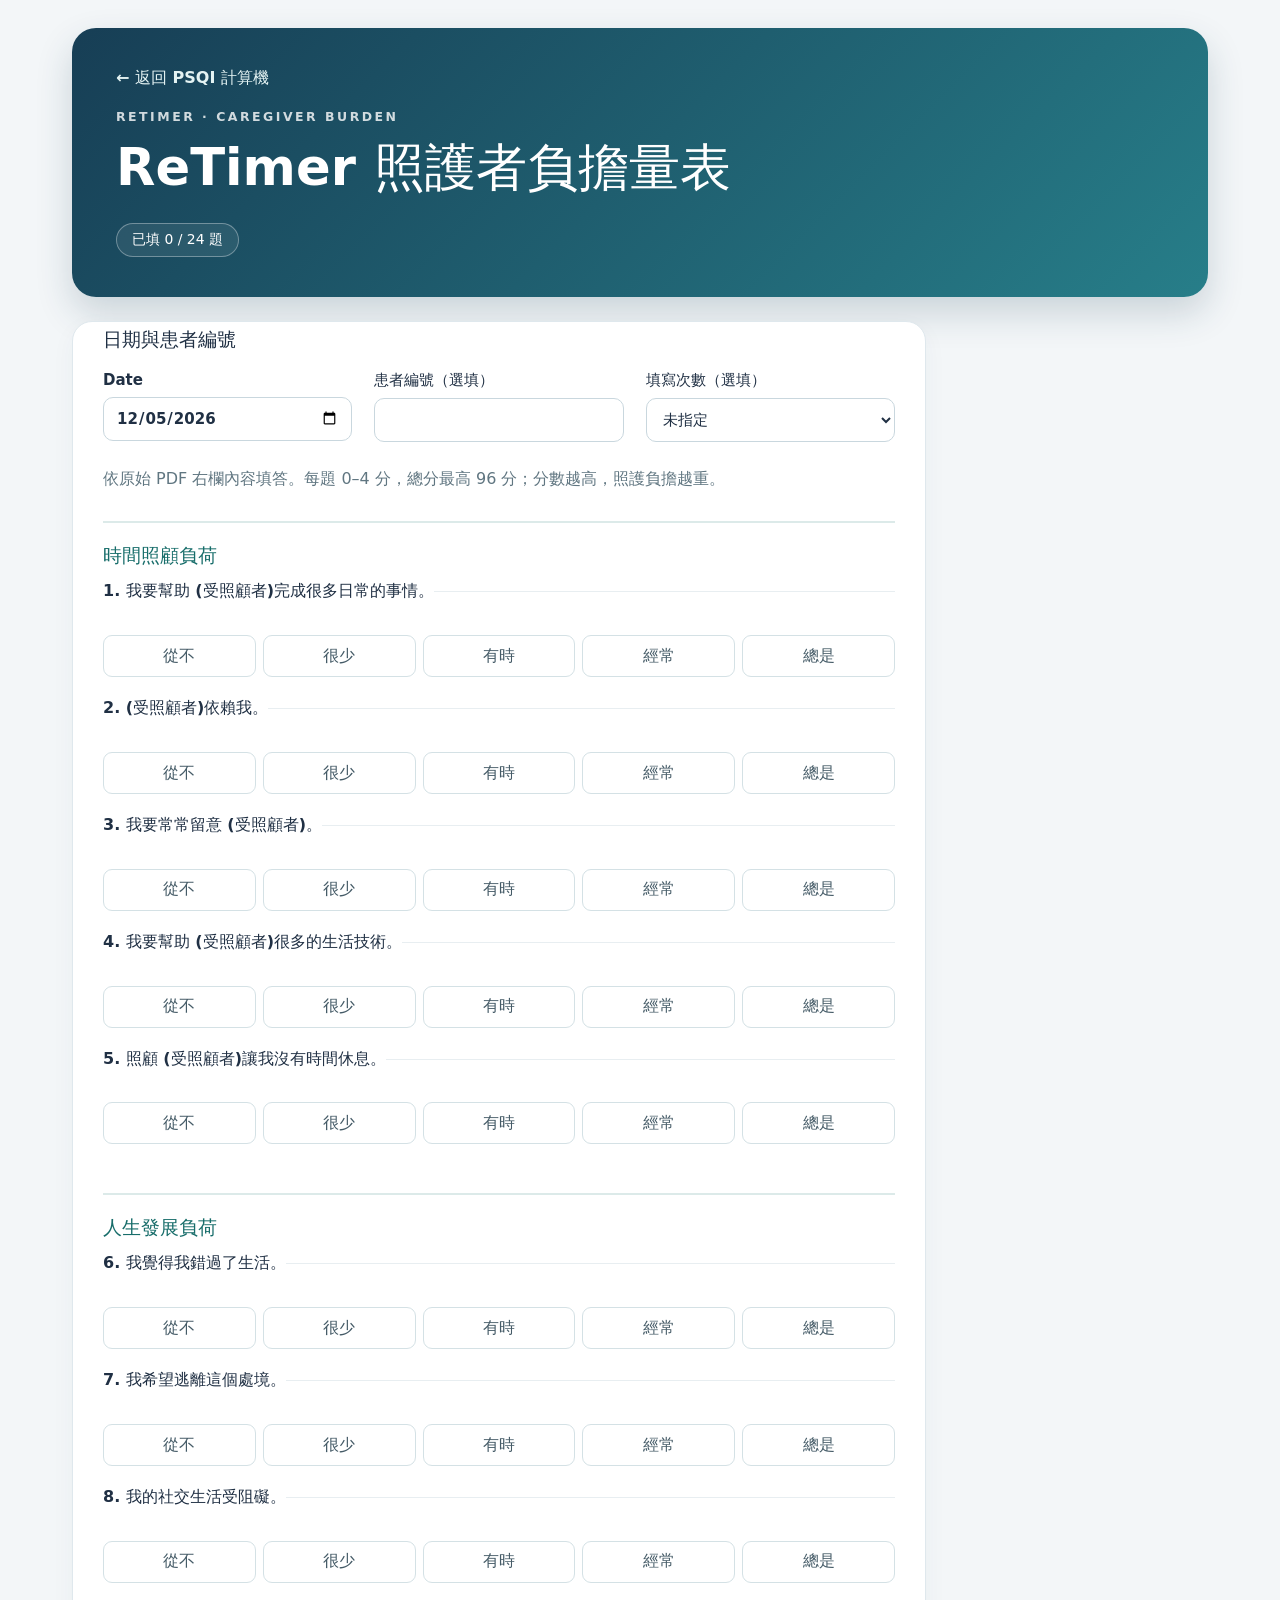
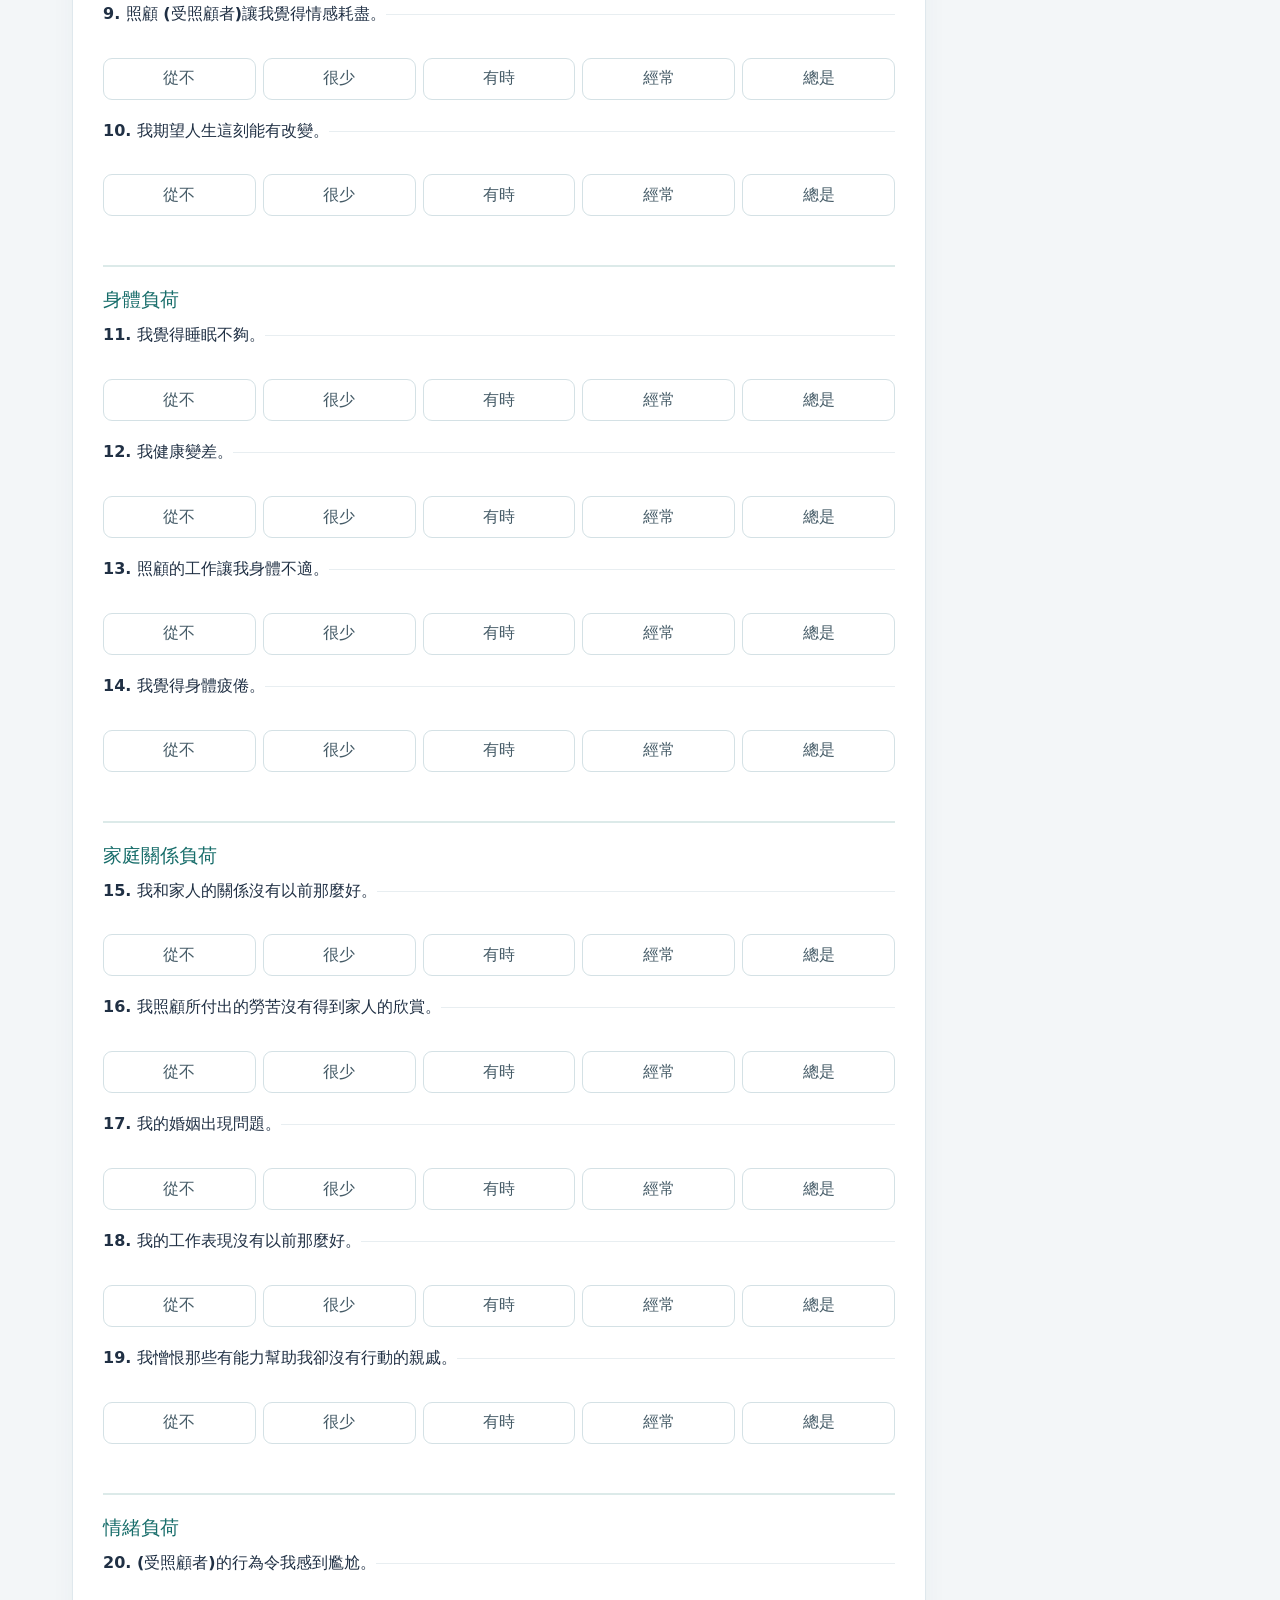
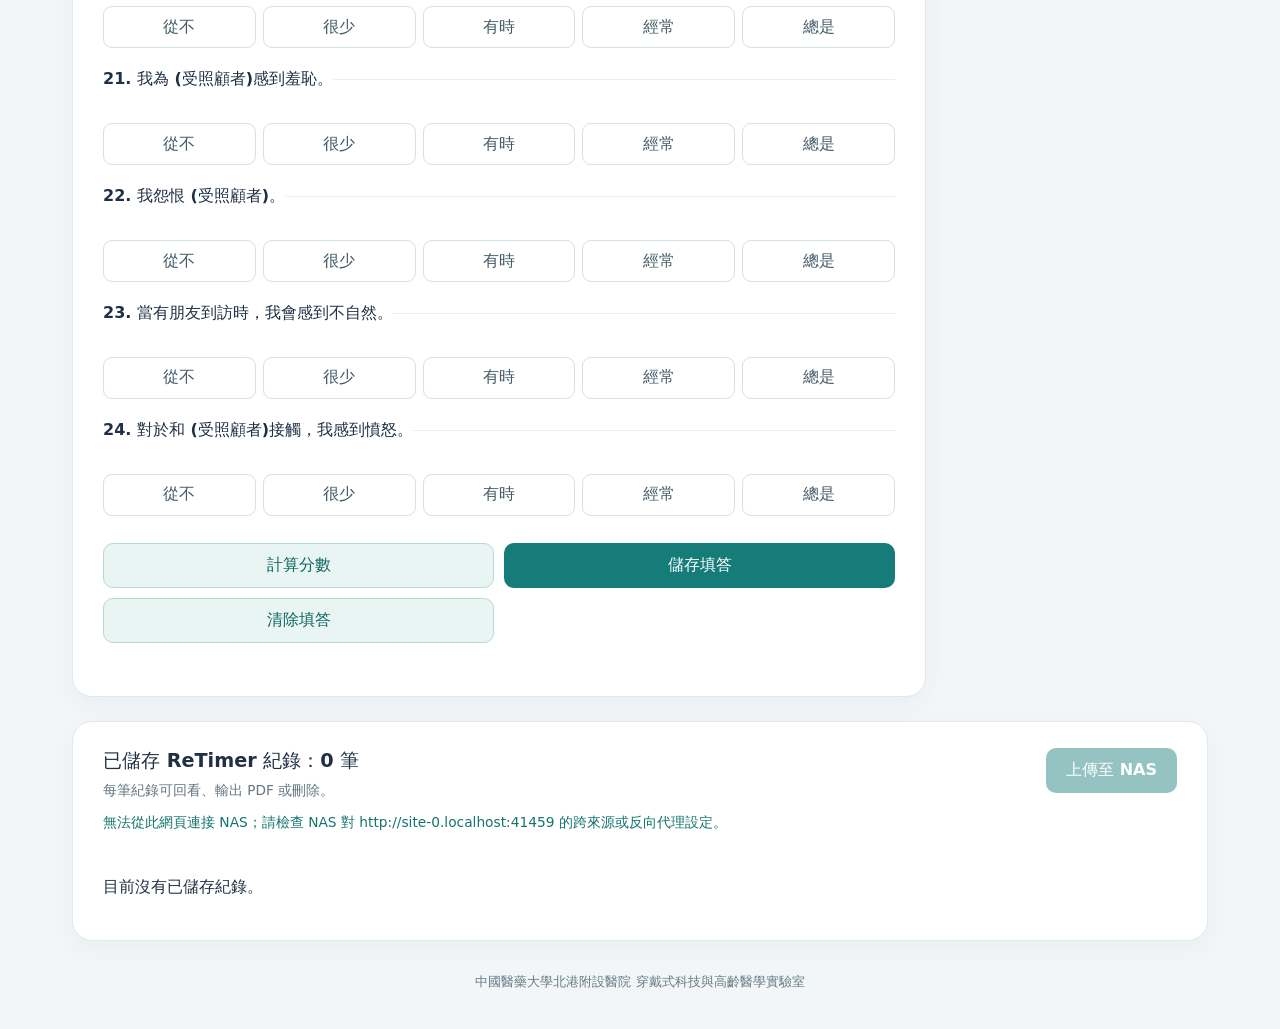
<file: ReTimer.html>
<!doctype html>
<html lang="zh-Hant">
<head>
  <meta charset="utf-8">
  <meta name="viewport" content="width=device-width, initial-scale=1">
  <title>ReTimer 照護者負擔量表</title>
  <link rel="stylesheet" href="style.css">
  <link rel="stylesheet" href="hamd.css">
  <link rel="stylesheet" href="retimer.css">
  <script src="xlsx.js" defer></script>
  <script src="vendor/pdf-lib.min.js" defer></script>
  <script src="retimer-form.js" defer></script>
  <script src="retimer.js" defer></script>
  <script src="nas-upload.js" defer></script>
</head>
<body>
  <div class="page">
    <header class="hero">
      <a class="back-link" href="Psqi.html">← 返回 PSQI 計算機</a>
      <div class="eyebrow">RETIMER · CAREGIVER BURDEN</div>
      <h1>ReTimer 照護者負擔量表</h1>
      <div class="hero-stats"><span id="retimer-progress">已填 0 / 24 題</span></div>
    </header>
    <main class="retimer-layout">
      <form id="retimer-form" class="card retimer-card">
        <h2>日期與患者編號</h2>
        <div class="identity-grid">
          <label class="field">Date <input name="date" type="date" required></label>
          <label class="field">患者編號（選填）<input name="patientId" type="text" maxlength="100"></label>
          <label class="field">填寫次數（選填）<select name="visitNumber"><option value="">未指定</option><option value="1">1</option><option value="2">2</option><option value="3">3</option><option value="4">4</option><option value="5">5</option></select></label>
        </div>
        <p class="retimer-help">依原始 PDF 右欄內容填答。每題 0–4 分，總分最高 96 分；分數越高，照護負擔越重。</p>
        <div id="retimer-questions"></div>
        <div class="hamd-actions">
          <button class="button secondary" type="button" id="retimer-calculate">計算分數</button>
          <button class="button primary" type="submit">儲存填答</button>
          <button class="button secondary" type="reset">清除填答</button>
        </div>
        <p id="retimer-feedback" class="save-feedback" role="status" aria-live="polite"></p>
      </form>
      <aside class="card retimer-result" id="retimer-result" aria-live="polite" hidden>
        <div class="result-heading"><span class="badge">計算結果</span><span>ReTimer</span></div>
        <div class="total"><strong id="retimer-total">—</strong><span>/ 96 分</span></div>
        <p>分數越高，照護負擔越重。</p>
      </aside>
    </main>
    <section class="card records-card" aria-labelledby="retimer-records-title">
      <div class="records-head">
        <div><h2 id="retimer-records-title">已儲存 ReTimer 紀錄：<span id="retimer-count">0</span> 筆</h2><p>每筆紀錄可回看、輸出 PDF 或刪除。</p></div>
        <button class="button primary" type="button" id="nas-upload-btn" disabled>上傳至 NAS</button>
      </div>
      <p id="nas-upload-status" class="record-status" role="status" aria-live="polite" hidden></p>
      <p id="retimer-record-status" class="record-status" role="status" aria-live="polite"></p>
      <div id="retimer-record-list" class="record-list"></div>
    </section>
    <footer>中國醫藥大學北港附設醫院 穿戴式科技與高齡醫學實驗室</footer>
  </div>
  <dialog id="nas-login-dialog" class="nas-login-dialog" aria-labelledby="nas-login-title">
    <form method="dialog" id="nas-login-form">
      <h2 id="nas-login-title">NAS 上傳密碼</h2>
      <p>每次開啟網頁首次上傳時輸入。密碼透過 HTTPS 傳送至 NAS，關閉網頁後不保留。</p>
      <label for="nas-password">上傳密碼</label>
      <input id="nas-password" type="password" autocomplete="current-password" required>
      <p id="nas-login-error" class="record-status" role="alert"></p>
      <div class="nas-login-actions">
        <button class="button secondary" type="button" id="nas-login-cancel">取消</button>
        <button class="button primary" type="submit" id="nas-login-submit">登入並上傳</button>
      </div>
    </form>
  </dialog>
</body>
</html>
</file>
<file: style.css>
:root{font-family:system-ui,-apple-system,"Segoe UI","Noto Sans TC",sans-serif;color:#203044;background:#f3f6f8;font-synthesis:none}
.nas-login-dialog{width:min(420px,calc(100vw - 32px));border:1px solid #cbdfe2;border-radius:14px;padding:24px;box-shadow:0 18px 55px #153b4a40;color:#203c49}
.nas-login-dialog::backdrop{background:#10293480}
.nas-login-dialog h2{margin:0 0 10px}
.nas-login-dialog p{color:#617681;font-size:.88rem;line-height:1.5}
.nas-login-dialog label{display:block;margin:14px 0 6px;font-weight:700}
.nas-login-dialog input{width:100%;box-sizing:border-box;padding:10px;border:1px solid #b9cdd4;border-radius:8px;font:inherit}
.nas-login-actions{display:flex;justify-content:flex-end;gap:8px;margin-top:18px}
*{box-sizing:border-box}
body{margin:0}
button,input,select{font:inherit}
button{cursor:pointer}
.page{max-width:1180px;margin:auto;padding:28px 22px 0}
.hero{background:linear-gradient(135deg,#173e55,#277e89);border-radius:24px;color:white;padding:40px 44px;box-shadow:0 16px 36px #183f5430}
.psqi-hero{display:flex;flex-direction:column;align-items:flex-start}
.eyebrow{font-size:.78rem;letter-spacing:.2em;font-weight:700;opacity:.8}
h1{font-size:clamp(2rem,4vw,3.2rem);line-height:1.15;margin:14px 0}
.hero-stats{display:flex;flex-wrap:wrap;gap:10px;margin-top:26px}
.hero-stats span{border:1px solid #ffffff55;border-radius:100px;padding:7px 15px;font-size:.87rem;background:#ffffff13}
.hero-link{display:inline-block;margin-top:20px;padding:10px 16px;border:1px solid #ffffff88;border-radius:10px;color:#fff;background:#ffffff24;text-decoration:none;font-weight:700}
.psqi-hero .hero-link{align-self:flex-end}
.hero-link:hover,.hero-link:focus-visible{background:#ffffff38}
.back-link{display:inline-block;margin-bottom:20px;color:#e4f3f3;text-decoration:none;font-weight:650}
.back-link:hover,.back-link:focus-visible{text-decoration:underline}
.layout{display:grid;grid-template-columns:minmax(0,1.7fr) minmax(285px,.8fr);gap:22px;align-items:start;margin-top:24px}
.card{background:#fff;border:1px solid #dfe8ed;border-radius:20px;box-shadow:0 8px 24px #193d520b}
form.card{padding:4px 30px 30px}
.section{padding:29px 0;border-bottom:1px solid #e8eef1}
.section:last-of-type{border-bottom:0}
.section-title{display:flex;gap:16px;align-items:flex-start;margin-bottom:24px}
.section-number{flex:none;display:grid;place-items:center;width:40px;height:40px;background:#e7f5f3;color:#126e70;border-radius:12px;font-weight:800}
h2{font-size:1.2rem;margin:1px 0 5px}
.section-title p{margin:0;color:#657681;line-height:1.6;font-size:.93rem}
.field{display:flex;flex-direction:column;gap:8px;font-weight:650;font-size:.94rem}
.field.short{max-width:290px}
.identity-grid{display:grid;grid-template-columns:repeat(2,minmax(0,1fr));gap:22px;max-width:590px}
.visit-picker{display:flex;align-items:center;justify-content:flex-end;gap:6px;flex-wrap:wrap;margin-top:1px}
.visit-picker span{margin-right:4px;color:#657681;font-size:.78rem;font-weight:500}
.visit-button{width:32px;height:30px;padding:0;border:1px solid #c9d7de;border-radius:8px;background:#fff;color:#345867;font-size:.85rem;font-weight:700}
.visit-button:hover{background:#e8f5f3}
.visit-button[aria-pressed=true]{background:#167c7a;border-color:#167c7a;color:#fff}
.field-grid{display:grid;grid-template-columns:1fr 1fr;gap:22px}
.time-field{grid-column:1/-1;max-width:560px}
input[type=date],input[type=number],input[type=text],select{height:44px;border:1px solid #c9d7de;background:#fff;color:#203044;border-radius:10px;padding:0 12px;min-width:0}
input:focus-visible,select:focus-visible,button:focus-visible{outline:3px solid #91cbd0;outline-offset:2px}
input[type=number]{width:100%}
.time-pair{display:flex;align-items:center;gap:10px}
.time-combo{position:relative;flex:1;min-width:0}
.time-combo input{width:100%;height:62px;padding:0 42px 0 18px;border-radius:15px;border-color:#ccdadd;color:#213d49;font-size:1.35rem;font-weight:700;font-variant-numeric:tabular-nums}
.time-colon{color:#456671;font-size:1.4rem;font-weight:700}
.time-toggle{position:absolute;right:1px;top:1px;height:60px;width:38px;border:0;border-radius:0 14px 14px 0;background:transparent;color:#254d58;font-size:1.3rem;line-height:1}
.time-toggle:hover{background:#e6f3f0}
.time-menu{position:absolute;z-index:10;top:calc(100% + 4px);left:0;right:0;max-height:250px;overflow-y:auto;background:#fff;border:1px solid #bfd0d8;border-radius:10px;box-shadow:0 12px 26px #183f5430;padding:5px}
.time-menu[hidden]{display:none}
.time-option{display:block;width:100%;text-align:left;border:0;background:#fff;color:#203044;border-radius:6px;padding:8px 12px;font-variant-numeric:tabular-nums}
.time-option:hover,.time-option:focus-visible{background:#e5f5f2}
.time-menu-empty{margin:8px;color:#647681;font-size:.85rem}
.question{border-top:1px solid #edf1f3;padding:18px 0}
.question:first-child{border-top:0;padding-top:0}
.question-title{font-weight:650;line-height:1.5;margin-bottom:11px}
.choices{display:grid;grid-template-columns:repeat(4,minmax(0,1fr));gap:8px}
.choice{position:relative;display:flex;align-items:center;justify-content:center;text-align:center;min-height:43px;padding:8px;border:1px solid #d4e1e5;border-radius:10px;color:#455b67;font-size:.86rem;line-height:1.3;cursor:pointer}
.choice input{position:absolute;opacity:0;width:100%;height:100%;margin:0;cursor:pointer}
.choice:has(input:checked){background:#e5f5f2;border-color:#27877b;color:#126259;font-weight:700}
.choice:has(input:focus-visible){outline:3px solid #91cbd0;outline-offset:2px}
.note-field{display:flex;width:max-content;align-items:center;gap:5px;margin:10px 0 0 auto;color:#657681;font-size:.8rem;font-weight:500;white-space:nowrap}
.note-field input{width:112px;height:30px;padding:0 7px;font-size:.82rem}
.med-combo{position:relative;width:235px}
.note-field .med-combo input{width:100%;padding-right:31px}
.medication-fields{margin-top:14px;padding:14px;border:1px solid #d4e1e5;border-radius:10px;background:#f8fbfb}
.medication-fields p{margin:0 0 10px;color:#455b67;font-size:.84rem}
.medication-fields .med-help{margin:10px 0 0;color:#667b86;font-size:.78rem}
.medication-fields .med-status{margin:8px 0 0;color:#14746d;font-size:.8rem}
.medication-fields .med-status:empty{display:none}
.medication-field{display:grid;grid-template-columns:110px minmax(0,1fr);align-items:center;gap:10px;margin-top:8px;color:#455b67;font-size:.84rem}
.medication-field .med-combo{display:block;width:100%;min-width:0}
.medication-field .med-combo input{width:100%;height:34px;padding:0 32px 0 9px;font-size:.86rem}
.medication-note-field{margin-top:10px}
.medication-note-field input{width:160px}
.med-toggle{position:absolute;top:1px;right:1px;width:28px;height:28px;border:0;border-radius:0 8px 8px 0;background:transparent;color:#254d58;font-size:1rem}
.med-toggle:hover{background:#e6f3f0}
.med-menu{position:absolute;z-index:10;top:calc(100% + 4px);right:0;width:min(420px,calc(100vw - 48px));max-height:260px;overflow-y:auto;padding:4px;background:#fff;border:1px solid #bfd0d8;border-radius:8px;box-shadow:0 12px 26px #183f5430}
.med-categories{width:168px}
.med-menu[hidden]{display:none}
.med-option{display:block;width:100%;padding:8px;text-align:left;white-space:normal;overflow-wrap:anywhere;border:0;border-radius:5px;background:#fff;color:#203044;font-size:.86rem}
.med-option small{color:#617681;font-size:.75rem}
.med-option:hover,.med-option:focus-visible{background:#e5f5f2}
@media(max-width:520px){.medication-field{grid-template-columns:1fr;gap:4px}}
.actions{display:grid;grid-template-columns:repeat(2,minmax(0,1fr));gap:10px;padding-top:10px}
.actions .button{width:100%}
.saved-pdf-action{grid-column:1/-1}
.cancel-restore-action{grid-column:1/-1}
.button[hidden]{display:none}
.save-hint{color:#617681;font-size:.83rem;line-height:1.5;margin:12px 0 0}
.save-feedback{color:#14746d;font-size:.86rem;margin:6px 0 0;min-height:1.3em}
.button{border-radius:10px;border:1px solid transparent;padding:11px 19px;font-weight:700}
.button:disabled{opacity:.45;cursor:not-allowed}
.primary{background:#167c7a;color:white}
.primary:hover{background:#0e6868}
.secondary{background:#e8f5f3;color:#0f6662;border-color:#b8d8d3}
.secondary:hover{background:#d9efeb}
.danger{background:#fbe8e4;color:#a43b32;border-color:#e9b9b0}
.danger:hover:not(:disabled){background:#f5d5ce}
.danger:disabled{opacity:1;background:#f8eae7;color:#ad7770;border-color:#ebd5d0}
.subtle{background:#fff;color:#5e727d}
.subtle:hover{background:#f3f6f8}
.result-card{padding:27px;position:sticky;top:20px;align-self:start}
.result-heading{display:flex;justify-content:space-between;align-items:center;color:#73909b;font-size:.8rem;letter-spacing:.08em;font-weight:800}
.badge{color:#15776e;background:#e7f5f3;border-radius:100px;padding:7px 12px;letter-spacing:0}
.total{display:flex;align-items:baseline;gap:8px;margin:20px 0 6px}
.total strong{font-size:4rem;line-height:1;font-variant-numeric:tabular-nums;color:#173e55}
.total span{color:#738792}
.verdict{margin:0 0 18px;min-height:24px;color:#54717d;font-weight:650}
.verdict.bad{color:#ad5c22}
.rule{background:#f4f8f8;border-left:3px solid #84c5bd;padding:12px 14px;color:#536a74;font-size:.87rem;line-height:1.5}
.pie-section[hidden]{display:none}
.result-card h2.chart-title{margin-bottom:10px}
.pie-layout{display:flex;align-items:center;gap:10px}
.component-pie{display:block;flex:0 0 150px;width:150px;height:150px}
.pie-label{font-family:system-ui,-apple-system,"Segoe UI","Noto Sans TC",sans-serif;font-size:11px;font-weight:600;fill:#183440;text-anchor:middle;dominant-baseline:middle;pointer-events:none}
.pie-empty{font-size:13px;fill:#768a94;text-anchor:middle}
.pie-legend{flex:1;min-width:0;display:grid;gap:5px}
.pie-legend-row{display:grid;grid-template-columns:10px 1fr auto;align-items:center;gap:6px;font-size:.86rem;color:#4e6671}
.pie-swatch{width:10px;height:10px;border-radius:2px}
.pie-legend-row strong{font-variant-numeric:tabular-nums;color:#203c49}
.result-card h2{margin:26px 0 15px}
.component{display:flex;justify-content:space-between;gap:10px;padding:11px 0;border-bottom:1px solid #edf1f3;font-size:.91rem}
.component strong{color:#167c7a;font-variant-numeric:tabular-nums}
.efficiency-result{display:flex;justify-content:space-between;gap:10px;padding:14px 0 0;margin-top:10px;border-top:1px solid #cbdfe2;font-size:.91rem;font-weight:700}
.efficiency-result strong{color:#167c7a;font-variant-numeric:tabular-nums}
.warning{background:#fff3e8;border-radius:8px;color:#995322;padding:10px 12px;font-size:.85rem;line-height:1.5}
.records-card{margin-top:22px;padding:26px 30px}
.records-head{display:flex;align-items:flex-start;justify-content:space-between;gap:18px}
.records-head h2{margin:0 0 6px}
.records-head p{margin:0;color:#657681;font-size:.85rem;line-height:1.55}
.record-status{color:#14746d;font-size:.86rem;margin:12px 0 0;min-height:1.3em}
.record-list{margin-top:8px}
.record-empty{color:#748792;font-size:.9rem;margin:12px 0 0}
.record-items{list-style:none;padding:0;margin:0}
.record-item{padding:11px 0;border-top:1px solid #e8eef1}
.record-main{display:flex;align-items:center;justify-content:space-between;gap:12px}
.record-summary{display:flex;flex-wrap:wrap;align-items:baseline;gap:8px;font-size:.9rem}
.record-summary strong{color:#213e4d}
.record-summary span{color:#627985}
.record-patient{border:0;background:transparent;color:#1770b2;padding:0;font:inherit;cursor:pointer;text-align:left}
.record-patient:hover{text-decoration:underline}
.record-patient:focus-visible{outline:2px solid #1770b2;outline-offset:3px;border-radius:2px}
.record-delete{border:1px solid #d9e3e7;border-radius:8px;background:#fff;color:#637781;padding:6px 10px;font-size:.8rem}
.record-delete:hover{background:#f6f9fa}
.record-controls{display:flex;align-items:center;gap:7px;flex:none}
.record-pdf{border:1px solid #b8d8d3;border-radius:8px;background:#e8f5f3;color:#0f6662;padding:6px 10px;font-size:.8rem;font-weight:700}
.record-pdf:hover:not(:disabled){background:#d9efeb}
.record-pdf:disabled{opacity:.5;cursor:wait}
.record-excel{border:1px solid #acd0d0;border-radius:8px;background:#eff8f8;color:#116b72;padding:6px 10px;font-size:.8rem;font-weight:700}
.record-excel:hover{background:#dbf0f0}
footer{text-align:center;color:#667b86;font-size:.83rem;padding:32px 0 38px}
@media(max-width:850px){.layout{grid-template-columns:1fr}.page{padding:14px 14px 0}.hero{padding:30px}.result-card{position:static;order:2}}
@media(max-width:560px){form.card{padding:2px 18px 20px}.section{padding:23px 0}.identity-grid,.field-grid{grid-template-columns:1fr;gap:18px}.choices{grid-template-columns:repeat(2,minmax(0,1fr))}.hero{border-radius:18px;padding:27px 22px}.actions .button{padding:10px 7px;font-size:.9rem}}
@media(max-width:380px){.component-pie{flex-basis:130px;width:130px;height:130px}.pie-layout{gap:6px}}
@media(max-width:600px){.records-card{padding:22px 18px}.record-main{flex-wrap:wrap}.record-controls{margin-left:auto}}
</file>
<file: intake.css>
.intake-hero{display:flex;flex-direction:column;align-items:flex-start}
.intake-hero p{max-width:720px;margin:0;color:#e2edf0;line-height:1.7}
.scale-nav{position:relative;display:flex;flex-direction:column;gap:8px;align-self:flex-end;width:min(330px,100%);margin-top:20px;color:#e2edf0;font-size:.86rem;font-weight:700}
.scale-nav::after{content:"";position:absolute;right:19px;bottom:19px;width:8px;height:8px;border-right:2px solid #fff;border-bottom:2px solid #fff;transform:rotate(45deg);pointer-events:none}
.scale-nav select{appearance:none;width:100%;height:48px;padding:0 42px 0 16px;border:1px solid #ffffff88;border-radius:10px;background:#ffffff24;color:#fff;font-size:1rem;font-weight:700;cursor:pointer}
.scale-nav select:hover,.scale-nav select:focus-visible{background:#ffffff38}
.scale-nav option{background:#fff;color:#203044}
.intake-main{max-width:940px;margin:24px auto 0}
.intake-form{padding:4px 30px 30px}
.intake-grid{display:grid;grid-template-columns:repeat(2,minmax(0,1fr));gap:18px 22px}
.intake-grid input,.intake-grid select{width:100%}
.intake-choice-field{min-width:0;margin:0;padding:0;border:0}
.intake-choice-field legend{margin-bottom:8px;padding:0;font-size:.94rem;font-weight:650;color:#203044}
.intake-choice-group{display:grid;grid-template-columns:repeat(auto-fit,minmax(88px,1fr));gap:7px}
.intake-choice{position:relative;display:flex;align-items:center;justify-content:center;min-height:44px;padding:8px 6px;border:1px solid #c9d7de;border-radius:10px;background:#fff;color:#455b67;font-size:.86rem;text-align:center;cursor:pointer}
.intake-choice input{position:absolute;inset:0;width:100%;height:100%;margin:0;opacity:0;cursor:pointer}
.intake-choice span{pointer-events:none}
.intake-choice:has(input:checked){border-color:#27877b;background:#e5f5f2;color:#126259;font-weight:700}
.intake-choice:has(input:focus-visible){outline:3px solid #91cbd0;outline-offset:2px}
.intake-visit{display:flex;align-items:center;gap:16px;margin-top:18px;color:#536a74;font-size:.9rem;font-weight:650}
.intake-visit .visit-picker{justify-content:flex-start}
.intake-short{max-width:350px;margin-bottom:16px}
.caffeine-table{overflow-x:auto;border:1px solid #dce6e9;border-radius:12px}
.caffeine-head,.caffeine-row{display:grid;grid-template-columns:minmax(135px,1.3fr) repeat(3,minmax(110px,1fr));gap:8px;align-items:center;min-width:520px;padding:10px 12px}
.caffeine-head{background:#eef5f5;color:#4b6570;font-size:.8rem;font-weight:750}
.caffeine-row{border-top:1px solid #e9eff1;color:#344e59;font-size:.9rem}
.caffeine-row input{width:100%;height:38px}
.intake-medications{margin-top:20px}
.intake-medications textarea{width:100%;min-height:110px;resize:vertical;padding:11px 12px;border:1px solid #c9d7de;border-radius:10px;color:#203044;font:inherit;line-height:1.5}
.intake-medications textarea:focus-visible{outline:3px solid #91cbd0;outline-offset:2px}
.intake-actions{grid-template-columns:repeat(2,minmax(0,1fr))}
.intake-records{margin-top:22px}
.intake-records .record-patient{font-weight:750}
.intake-records .record-summary{flex-wrap:wrap}
@media(max-width:640px){.intake-form{padding:4px 18px 22px}.intake-grid{grid-template-columns:1fr}.intake-visit{align-items:flex-start;flex-direction:column;gap:8px}.intake-actions{grid-template-columns:1fr}.scale-nav{align-self:stretch}.mobility-choice-group{grid-template-columns:repeat(2,minmax(0,1fr))}}
</file>
<file: hamd.css>
.hamd-record-tools{display:flex;flex-direction:column;align-items:flex-end;gap:10px;flex:none;max-width:100%}
.nas-login-dialog{width:min(420px,calc(100vw - 32px));border:1px solid #cbdfe2;border-radius:14px;padding:24px;box-shadow:0 18px 55px #153b4a40;color:#203c49}
.nas-login-dialog::backdrop{background:#10293480}
.nas-login-dialog h2{margin:0 0 10px}
.nas-login-dialog p{color:#617681;font-size:.88rem;line-height:1.5}
.nas-login-dialog label{display:block;margin:14px 0 6px;font-weight:700}
.nas-login-dialog input{width:100%;box-sizing:border-box;padding:10px;border:1px solid #b9cdd4;border-radius:8px;font:inherit}
.nas-login-actions{display:flex;justify-content:flex-end;gap:8px;margin-top:18px}
.hamd-layout{display:grid;grid-template-columns:minmax(0,1fr) 300px;gap:22px;align-items:start;margin-top:24px}
.hamd-card{padding:28px 30px}
.hamd-identity{padding-bottom:24px;border-bottom:1px solid #e8eef1}
.hamd-identity h2{margin-bottom:17px}
.hamd-intro{padding-bottom:18px}
.hamd-intro p,.hamd-guide{color:#607681;line-height:1.65}
.hamd-intro p{margin:8px 0 0}
.hamd-question{border:0;border-top:1px solid #e8eef1;margin:0;padding:23px 0}
.hamd-question legend{padding:0;font-weight:750;line-height:1.45;font-size:1.02rem}
.hamd-guide{margin:7px 0 13px;font-size:.88rem}
.hamd-prompt-block{margin:10px 0 16px;padding:13px 16px;border-radius:10px;background:#f4f8f8;color:#405b67;font-size:.9rem;line-height:1.6}
.hamd-prompt-title{margin:0 0 7px;font-weight:750;color:#1a6269}
.hamd-prompt-block ul{margin:0;padding-left:1.4em}
.hamd-prompt-block li+li{margin-top:5px}
.hamd-options{display:grid;gap:7px}
.hamd-option{display:flex;gap:10px;align-items:flex-start;padding:10px 12px;border:1px solid #d4e1e5;border-radius:10px;line-height:1.45;cursor:pointer}
.hamd-option:hover{background:#f3faf9}
.hamd-option:has(input:checked){background:#e5f5f2;border-color:#27877b;color:#126259}
.hamd-option input{flex:none;margin-top:4px;accent-color:#167c7a}
.hamd-option strong{flex:none;min-width:2.5em}
.hamd-methods{display:flex;flex-wrap:wrap;gap:8px;margin:9px 0 14px}
.hamd-methods label{display:inline-flex;gap:7px;align-items:center;padding:8px 12px;border:1px solid #d4e1e5;border-radius:9px;cursor:pointer}
.hamd-methods label:has(input:checked){background:#e5f5f2;border-color:#27877b}
.hamd-methods input{accent-color:#167c7a}
.hamd-note{display:flex;align-items:center;justify-content:flex-end;gap:7px;margin-top:10px;color:#657681;font-size:.82rem}
.hamd-note input{width:min(220px,60%);height:32px;font-size:.84rem}
.hamd-actions{display:grid;grid-template-columns:repeat(2,minmax(0,1fr));gap:10px;padding-top:8px}
.hamd-actions .button{width:100%}
.hamd-result{position:sticky;top:20px;padding:27px}
.hamd-result[hidden]{display:none}
.hamd-records{margin-top:22px}
@media(max-width:850px){.hamd-layout{grid-template-columns:1fr}.hamd-result{position:static}}
@media(max-width:560px){.hamd-card{padding:22px 18px}.hamd-identity .identity-grid{grid-template-columns:1fr}.hamd-actions{grid-template-columns:1fr}.hamd-records .records-head{flex-wrap:wrap}.hamd-record-tools{margin-left:auto}}
</file>
<file: retimer.css>
.retimer-layout{display:grid;grid-template-columns:minmax(0,1fr) 260px;gap:22px;align-items:start;margin:24px auto}
.retimer-card{padding:28px 30px}
.retimer-card .identity-grid{max-width:none;grid-template-columns:repeat(3,minmax(0,1fr));margin:18px 0 24px}
.retimer-help{color:#607681;line-height:1.6}
.retimer-group{margin:30px 0 10px;padding-top:20px;border-top:2px solid #dceae9;color:#176d6a}
.retimer-question{border:0;border-top:1px solid #e8eef1;margin:0;padding:19px 0}
.retimer-question legend{padding:0;font-weight:700;line-height:1.55}
.retimer-choices{display:grid;grid-template-columns:repeat(5,minmax(0,1fr));gap:7px;margin-top:12px}
.retimer-choice{position:relative;display:grid;place-items:center;min-height:42px;border:1px solid #d4e1e5;border-radius:9px;cursor:pointer;color:#455b67}
.retimer-choice input{position:absolute;inset:0;width:100%;height:100%;opacity:0;cursor:pointer}
.retimer-choice:has(input:checked){background:#e5f5f2;border-color:#27877b;color:#126259;font-weight:700}
.retimer-choice:has(input:focus-visible){outline:3px solid #91cbd0;outline-offset:2px}
.retimer-result{position:sticky;top:20px;padding:27px}
.retimer-result[hidden]{display:none}
.retimer-result p{color:#607681;line-height:1.5}
@media(max-width:850px){.retimer-layout{grid-template-columns:1fr}.retimer-result{position:static}}
@media(max-width:700px){.retimer-card .identity-grid{grid-template-columns:1fr}.retimer-choices{gap:4px}.retimer-choice{font-size:.78rem}.retimer-card{padding:22px 18px}}
</file>
